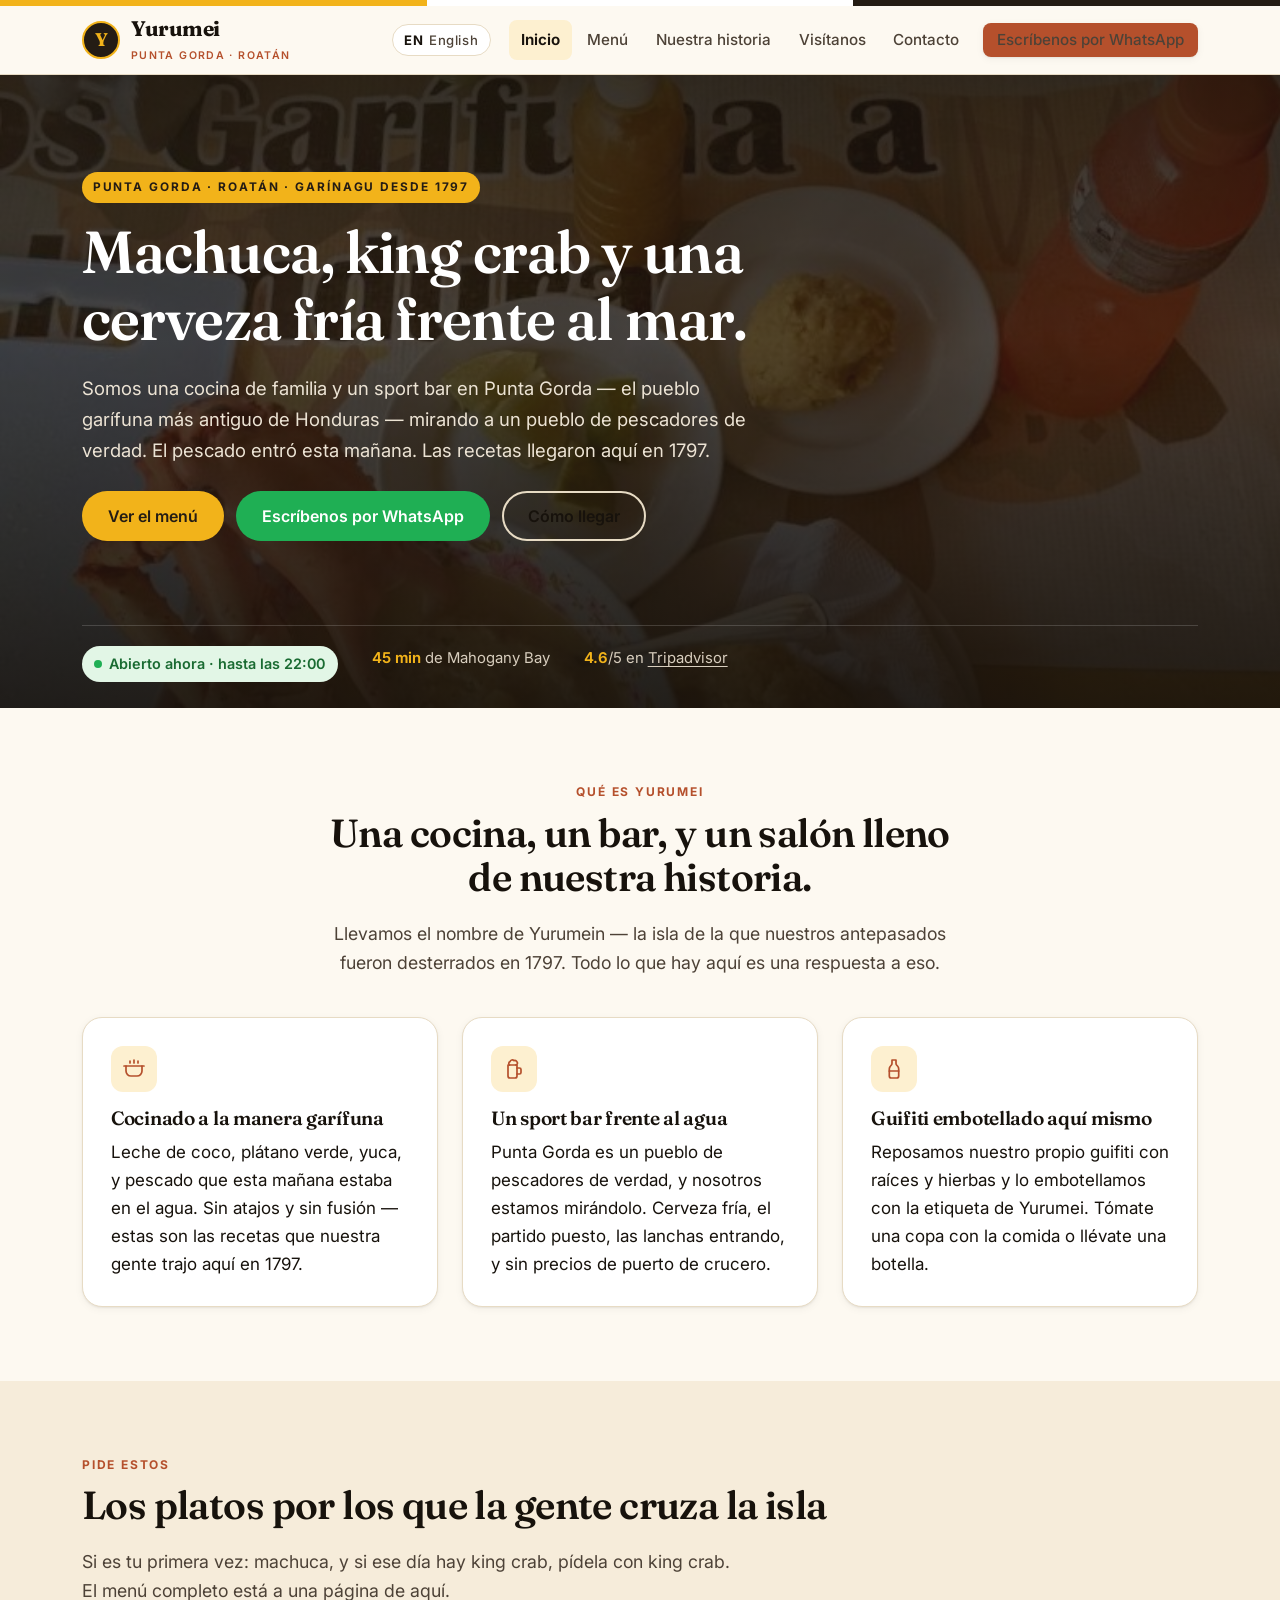
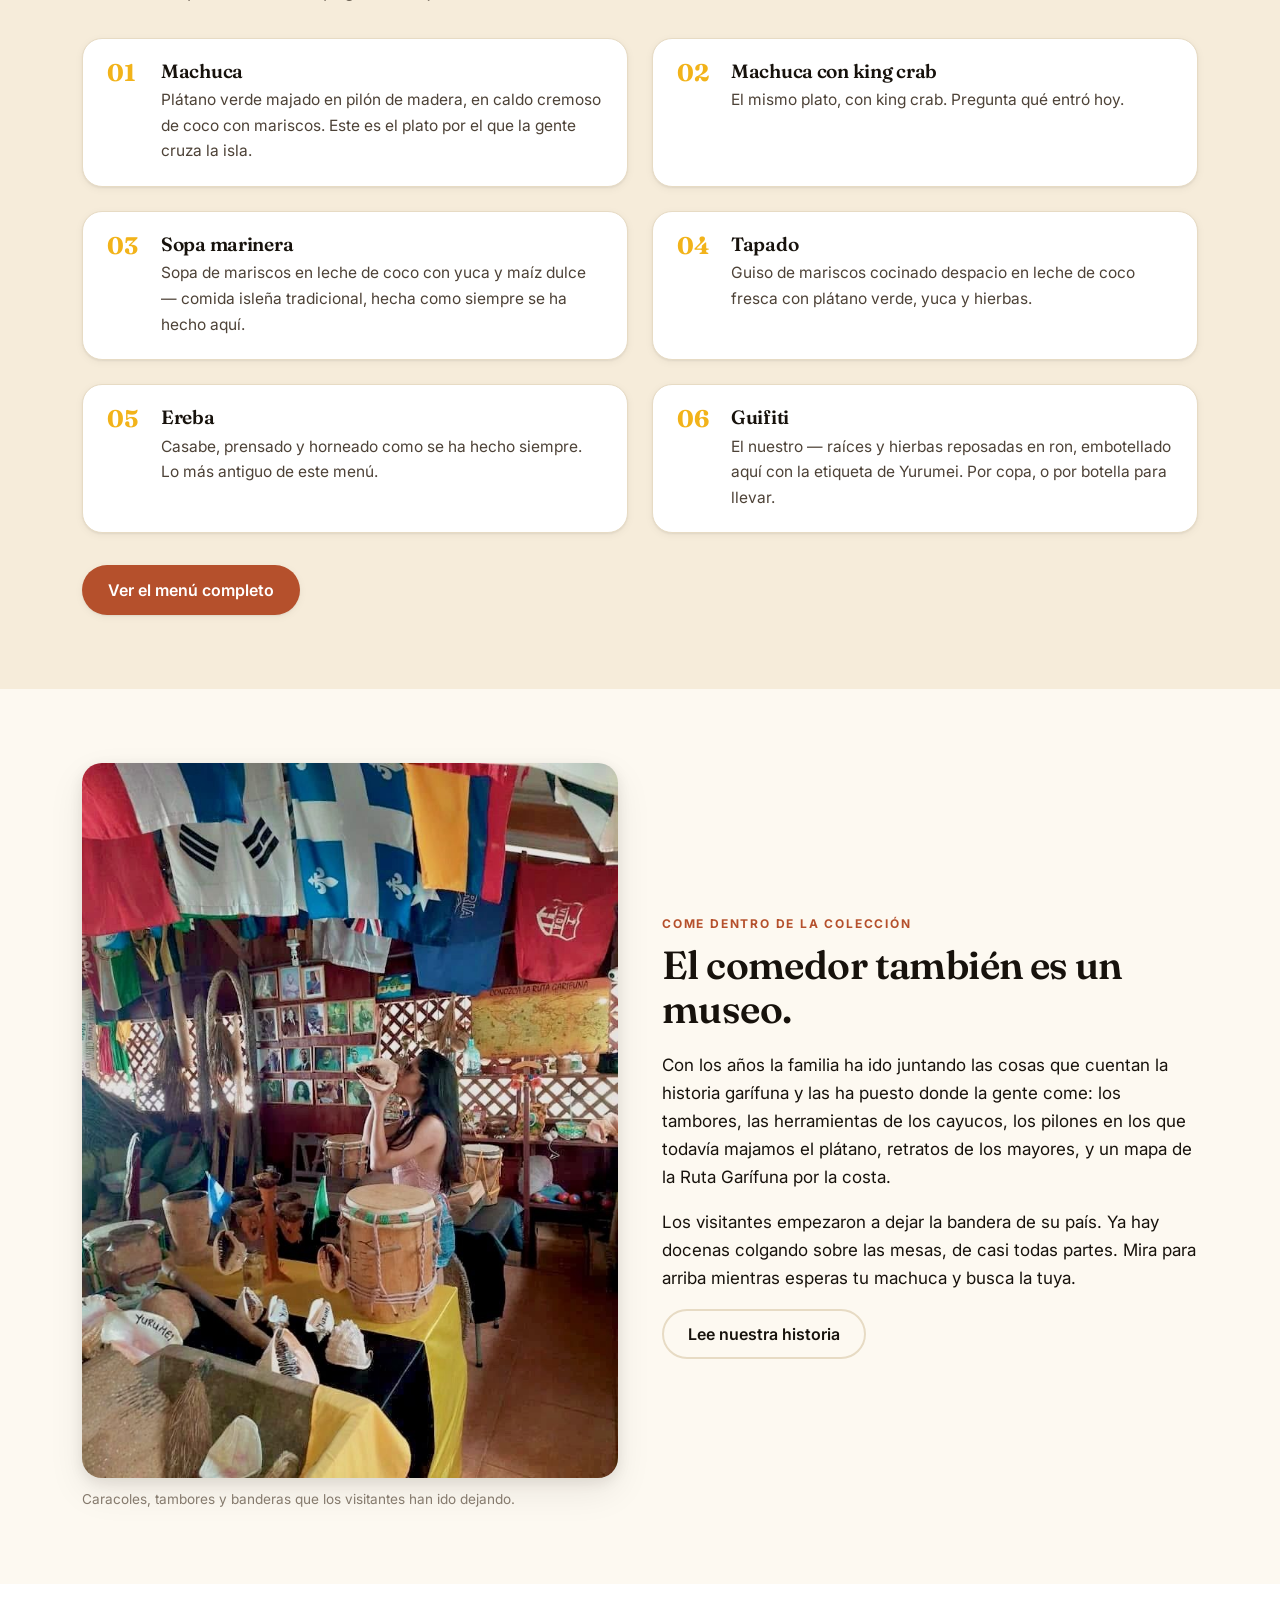
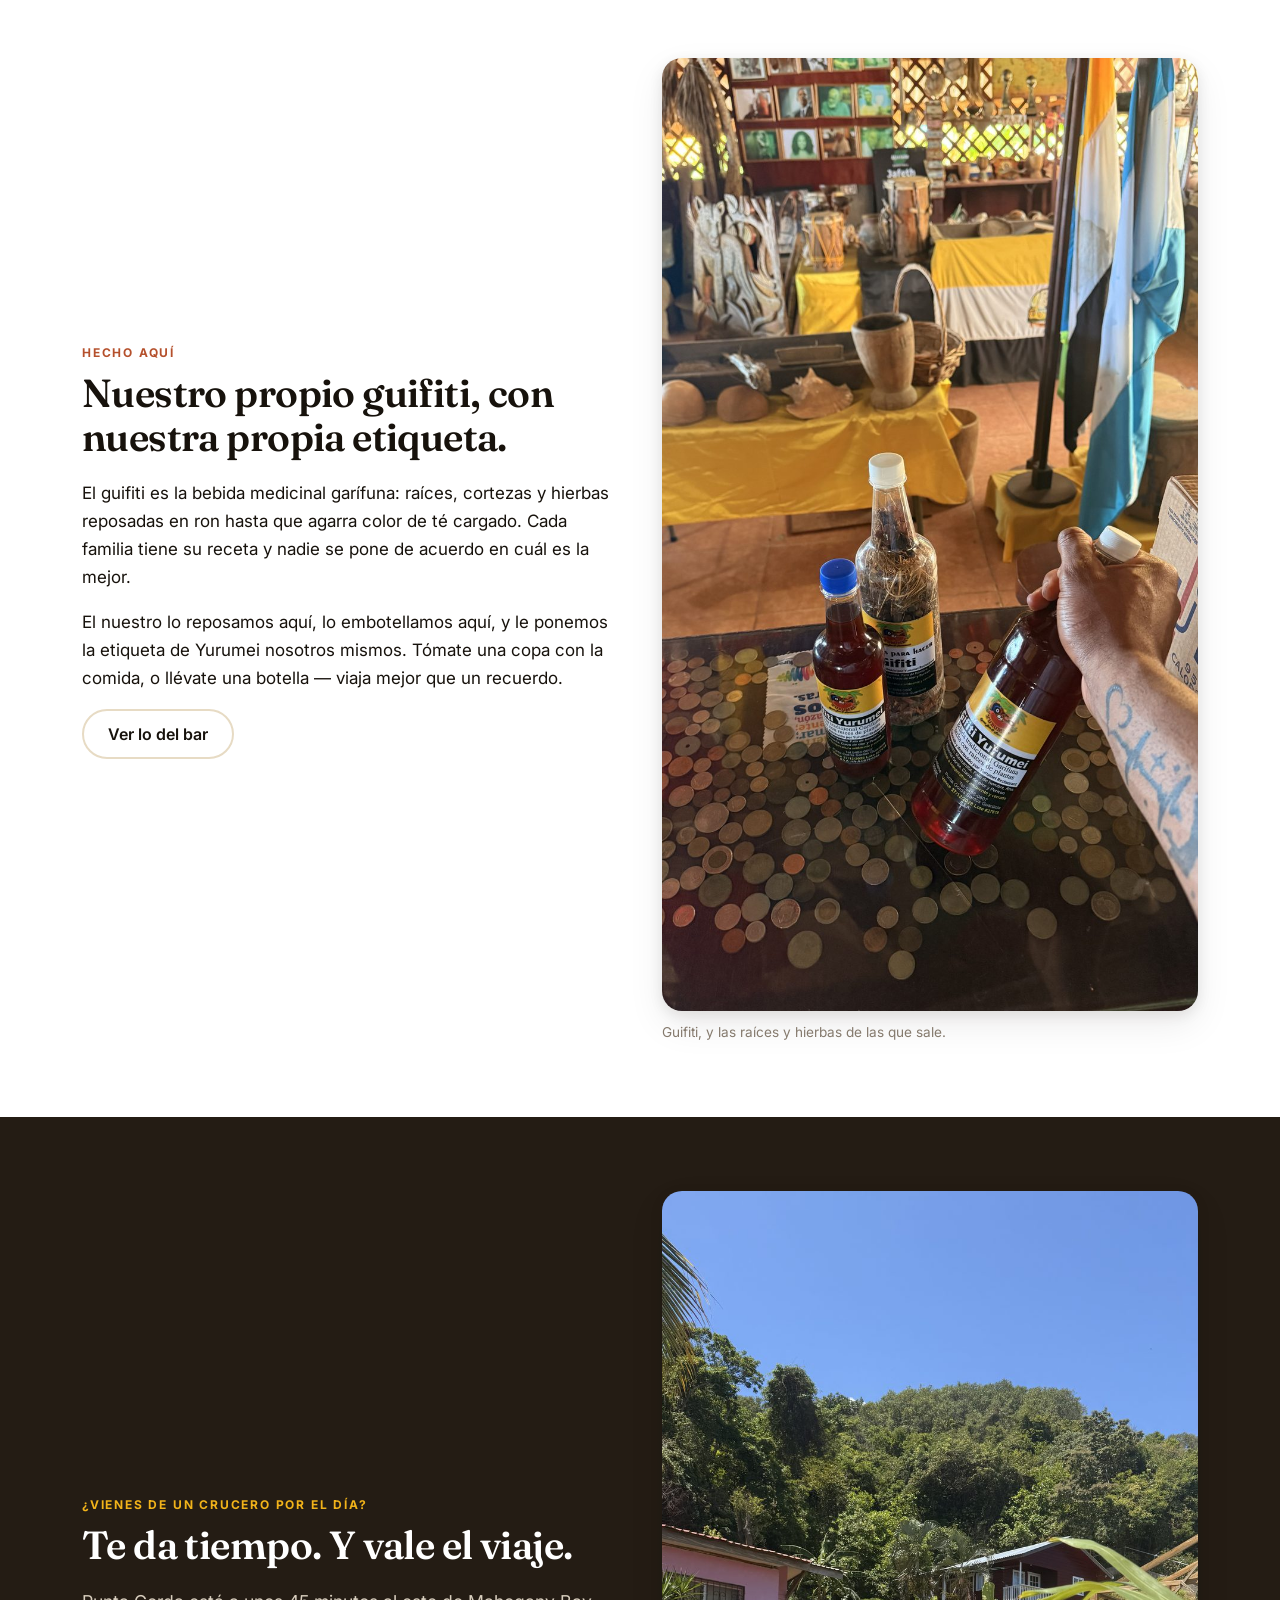
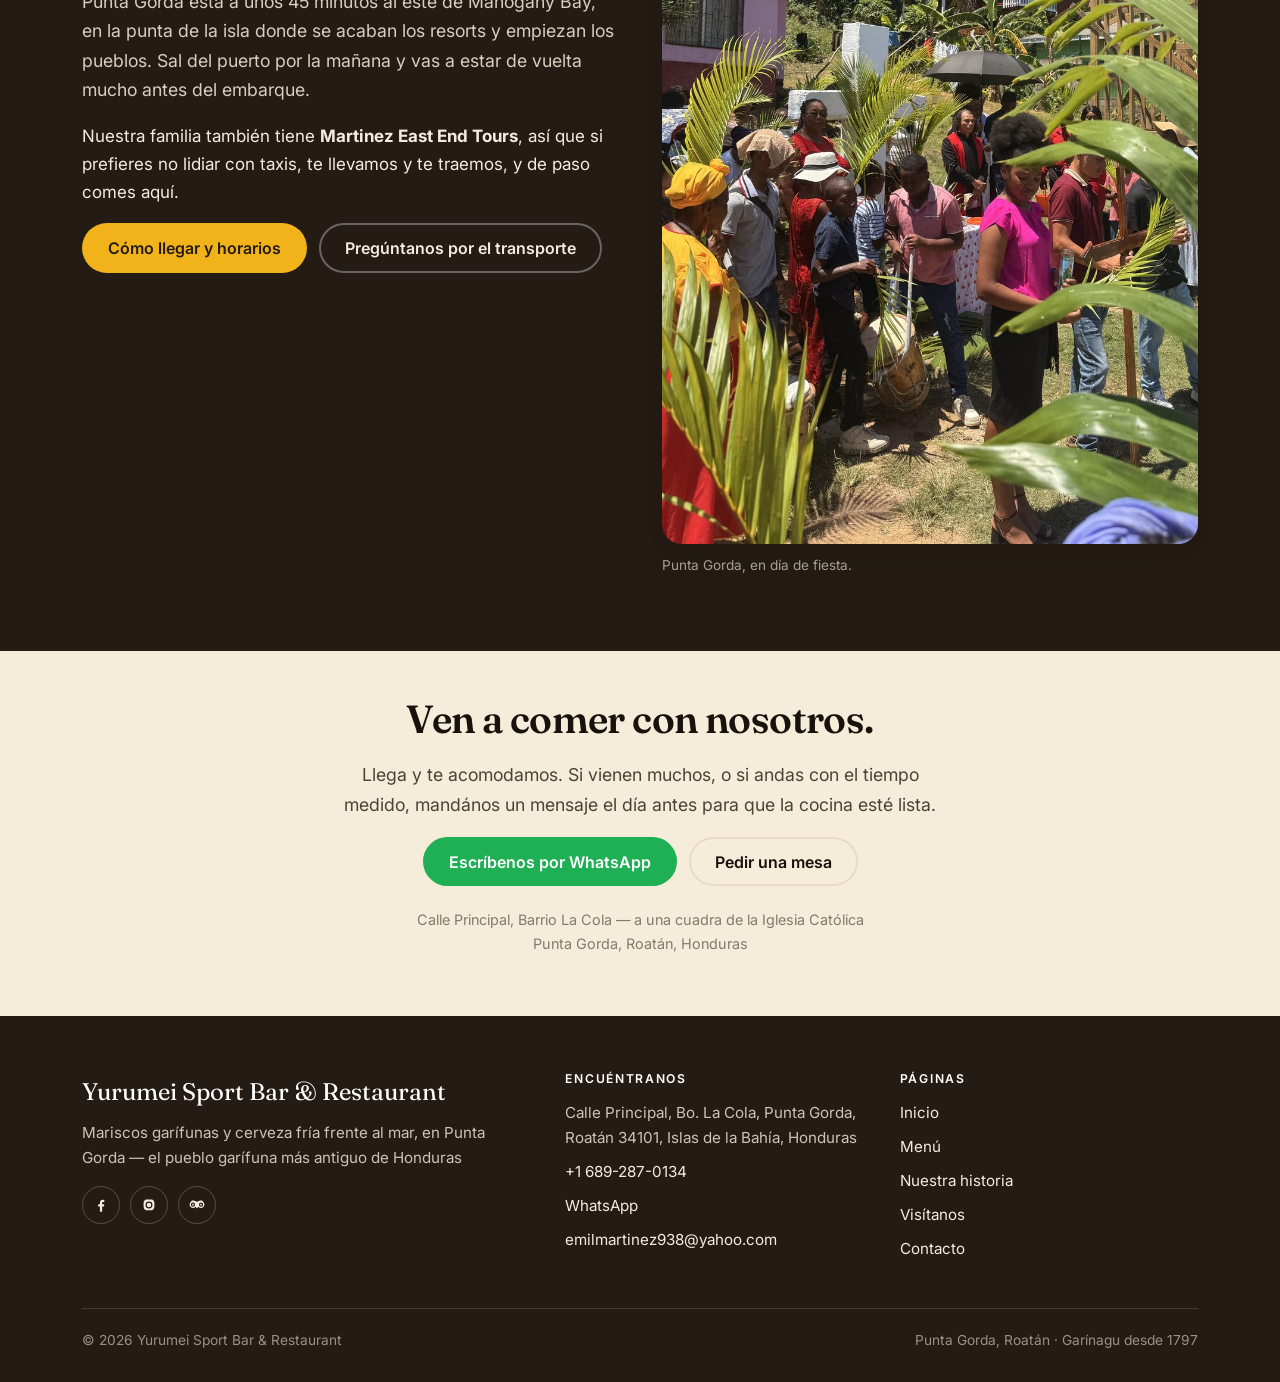
<file: index.html>
<!DOCTYPE html>
<html lang="es">
<head>
<meta charset="utf-8">
<meta name="viewport" content="width=device-width, initial-scale=1">
<title>Yurumei Sport Bar &amp; Restaurant | Comida garífuna en Punta Gorda, Roatán</title>
<meta name="description" content="Mariscos garífunas y cerveza fría frente al mar en Punta Gorda, Roatán. Machuca con king crab, sopa marinera, tapado, ereba y nuestro propio guifiti — en el pueblo garífuna más antiguo de Honduras." data-en="Garífuna seafood and cold beer over the water in Punta Gorda, Roatán. Machuca with king crab, sopa marinera, tapado, ereba and our own bottled guifiti — in the oldest Garífuna village in Honduras.">
<meta name="theme-color" content="#241c14">
<meta property="og:type" content="restaurant">
<meta property="og:title" content="Yurumei Sport Bar &amp; Restaurant | Punta Gorda, Roatán">
<meta property="og:description" content="Machuca con king crab, sopa marinera y nuestro propio guifiti, cocinado a la manera garífuna en Punta Gorda.">
<meta property="og:image" content="assets/img/tapado-lobster.jpg">
<meta property="og:locale" content="es_HN">
<meta property="og:locale:alternate" content="en_US">
<link rel="icon" href="data:image/svg+xml,%3Csvg xmlns='http://www.w3.org/2000/svg' viewBox='0 0 40 40'%3E%3Ccircle cx='20' cy='20' r='19' fill='%23241c14'/%3E%3Cpath d='M8 13h24M8 20h24M8 27h24' stroke='%23f2b31a' stroke-width='4.5' stroke-linecap='round'/%3E%3C/svg%3E">
<link rel="preconnect" href="https://fonts.googleapis.com">
<link rel="preconnect" href="https://fonts.gstatic.com" crossorigin>
<link rel="stylesheet" href="https://fonts.googleapis.com/css2?family=Fraunces:opsz,wght@9..144,500;9..144,600;9..144,700&family=Inter:wght@400;500;600;700&display=swap">
<link rel="stylesheet" href="assets/css/site.css">
</head>
<body data-schema data-title-en="Yurumei Sport Bar &amp; Restaurant | Garífuna seafood in Punta Gorda, Roatán">
<a class="skip" href="#main" data-en="Skip to content">Saltar al contenido</a>
<div data-render="header"></div>

<main id="main">

  <!-- ================= PORTADA ================= -->
  <section class="hero">
    <div class="hero__media">
      <img src="assets/img/tapado-lobster.jpg" alt="Un plato de mariscos garífunas en caldo de coco con langosta, machuca y limón sobre una mesa amarilla">
    </div>
    <div class="wrap">
      <div class="hero__in">
        <span class="hero__kicker" data-en="Punta Gorda &middot; Roatán &middot; Garinagu since 1797">Punta Gorda &middot; Roat&aacute;n &middot; Gar&iacute;nagu desde 1797</span>
        <h1 data-en="Machuca, king crab, and a cold beer over the water.">Machuca, king crab y una cerveza fr&iacute;a frente al mar.</h1>
        <p data-en="We are a family kitchen and a sports bar in Punta Gorda — the oldest Garífuna settlement in Honduras — looking out over a working fishing village. The fish came in this morning. The recipes came here in 1797.">Somos una cocina de familia y un sport bar en Punta Gorda &mdash; el pueblo gar&iacute;funa m&aacute;s antiguo de Honduras &mdash; mirando a un pueblo de pescadores de verdad. El pescado entr&oacute; esta ma&ntilde;ana. Las recetas llegaron aqu&iacute; en 1797.</p>
        <div class="btn-row">
          <a class="btn btn--sun" href="menu.html" data-en="See the menu">Ver el men&uacute;</a>
          <a class="btn btn--wa" data-wa="wa_hello" data-en="WhatsApp us">Escr&iacute;benos por WhatsApp</a>
          <a class="btn btn--ghost" href="visit.html" data-en="How to find us">C&oacute;mo llegar</a>
        </div>
      </div>
      <div class="hero__facts">
        <span data-render="open-now"></span>
        <span data-en="&lt;b&gt;45 min&lt;/b&gt; east of Mahogany Bay"><b>45 min</b> de Mahogany Bay</span>
        <span data-en="&lt;b&gt;4.6&lt;/b&gt;/5 on &lt;a data-ta target=&quot;_blank&quot; rel=&quot;noopener&quot; style=&quot;color:inherit&quot;&gt;Tripadvisor&lt;/a&gt;"><b data-site="rating">4.6</b>/5 en <a data-ta target="_blank" rel="noopener" style="color:inherit">Tripadvisor</a></span>
      </div>
    </div>
  </section>

  <!-- ================= QUÉ ES ESTE LUGAR ================= -->
  <section class="section">
    <div class="wrap">
      <div class="narrow center" style="margin-bottom:40px">
        <p class="eyebrow" data-en="What Yurumei is">Qu&eacute; es Yurumei</p>
        <h2 data-en="A kitchen, a bar, and a room full of our history.">Una cocina, un bar, y un sal&oacute;n lleno de nuestra historia.</h2>
        <p class="lede" data-en="We are named after Yurumein — the island our ancestors were exiled from in 1797. Everything here is an answer to that.">Llevamos el nombre de Yurumein &mdash; la isla de la que nuestros antepasados fueron desterrados en 1797. Todo lo que hay aqu&iacute; es una respuesta a eso.</p>
      </div>
      <div class="grid grid--3" data-render="pillars"></div>
    </div>
  </section>

  <!-- ================= PLATOS DE LA CASA ================= -->
  <section class="section section--cream">
    <div class="wrap">
      <p class="eyebrow" data-en="Order these">Pide estos</p>
      <h2 data-en="The plates people drive across the island for">Los platos por los que la gente cruza la isla</h2>
      <p class="lede narrow" style="margin-inline:0;margin-bottom:32px" data-en="If it is your first time: machuca, and if there is king crab that day, have it with king crab. The full menu is one page away.">Si es tu primera vez: machuca, y si ese d&iacute;a hay king crab, p&iacute;dela con king crab. El men&uacute; completo est&aacute; a una p&aacute;gina de aqu&iacute;.</p>
      <div class="grid grid--2" data-render="signatures"></div>
      <div class="btn-row" style="margin-top:32px">
        <a class="btn btn--primary" href="menu.html" data-en="See the full menu">Ver el men&uacute; completo</a>
      </div>
    </div>
  </section>

  <!-- ================= LA COLECCIÓN ================= -->
  <section class="section">
    <div class="wrap split">
      <figure class="split__media" style="margin:0">
        <img src="assets/img/museum-drums.jpg" alt="Por dentro de Yurumei: tambores garífunas, caracoles tallados con el nombre del restaurante, fotos de familia y banderas">
        <figcaption data-en="Conch shells, drums, and flags guests have left behind.">Caracoles, tambores y banderas que los visitantes han ido dejando.</figcaption>
      </figure>
      <div>
        <p class="eyebrow" data-en="Eat inside the collection">Come dentro de la colecci&oacute;n</p>
        <h2 data-en="The dining room is also a museum.">El comedor tambi&eacute;n es un museo.</h2>
        <p data-en="Over the years the family has gathered the things that tell the Garífuna story and put them where people eat: the drums, the dugout tools, the mortars we still mash plantain in, photographs of the elders, and a map of the Ruta Garífuna along the coast.">Con los a&ntilde;os la familia ha ido juntando las cosas que cuentan la historia gar&iacute;funa y las ha puesto donde la gente come: los tambores, las herramientas de los cayucos, los pilones en los que todav&iacute;a majamos el pl&aacute;tano, retratos de los mayores, y un mapa de la Ruta Gar&iacute;funa por la costa.</p>
        <p data-en="Guests started leaving their national flags behind. There are dozens now, hanging over the tables from just about everywhere. Look up while you wait for your machuca and find your own.">Los visitantes empezaron a dejar la bandera de su pa&iacute;s. Ya hay docenas colgando sobre las mesas, de casi todas partes. Mira para arriba mientras esperas tu machuca y busca la tuya.</p>
        <a class="btn btn--ghost" href="about.html" data-en="Read our story">Lee nuestra historia</a>
      </div>
    </div>
  </section>

  <!-- ================= GUIFITI ================= -->
  <section class="section section--white">
    <div class="wrap split split--flip">
      <figure class="split__media" style="margin:0">
        <img src="assets/img/guifiti-bottles.jpg" alt="Botellas de guifiti con la etiqueta de Yurumei, junto a un frasco con las raíces y hierbas con que se hace">
        <figcaption data-en="Guifiti, and the roots and herbs it starts as.">Guifiti, y las ra&iacute;ces y hierbas de las que sale.</figcaption>
      </figure>
      <div>
        <p class="eyebrow" data-en="Made here">Hecho aqu&iacute;</p>
        <h2 data-en="Our own guifiti, under our own label.">Nuestro propio guifiti, con nuestra propia etiqueta.</h2>
        <p data-en="Guifiti is the Garífuna medicine drink: roots, bark and herbs steeped in rum until it turns the colour of strong tea. Every family has its own recipe and nobody agrees on whose is best.">El guifiti es la bebida medicinal gar&iacute;funa: ra&iacute;ces, cortezas y hierbas reposadas en ron hasta que agarra color de t&eacute; cargado. Cada familia tiene su receta y nadie se pone de acuerdo en cu&aacute;l es la mejor.</p>
        <p data-en="We steep ours here, bottle it here, and put the Yurumei label on it ourselves. Have a glass with your meal, or take a bottle home — it travels better than a souvenir.">El nuestro lo reposamos aqu&iacute;, lo embotellamos aqu&iacute;, y le ponemos la etiqueta de Yurumei nosotros mismos. T&oacute;mate una copa con la comida, o ll&eacute;vate una botella &mdash; viaja mejor que un recuerdo.</p>
        <a class="btn btn--ghost" href="menu.html#bar" data-en="See the bar list">Ver lo del bar</a>
      </div>
    </div>
  </section>

  <!-- ================= DESDE EL PUERTO ================= -->
  <section class="section section--char">
    <div class="wrap">
      <div class="split">
        <div>
          <p class="eyebrow" data-en="Off a ship for the day?">&iquest;Vienes de un crucero por el d&iacute;a?</p>
          <h2 data-en="You have time. It is worth the drive.">Te da tiempo. Y vale el viaje.</h2>
          <p class="lede" data-en="Punta Gorda is about 45 minutes east of Mahogany Bay, at the end of the island where the resorts stop and the villages start. Leave the port in the morning and you will be back long before all&nbsp;aboard.">Punta Gorda est&aacute; a unos 45 minutos al este de Mahogany Bay, en la punta de la isla donde se acaban los resorts y empiezan los pueblos. Sal del puerto por la ma&ntilde;ana y vas a estar de vuelta mucho antes del embarque.</p>
          <p data-en="Our family also runs &lt;strong&gt;Martinez East End Tours&lt;/strong&gt;, so if you would rather not deal with taxis, we can drive you both ways and bring you here for lunch.">Nuestra familia tambi&eacute;n tiene <strong>Martinez East End Tours</strong>, as&iacute; que si prefieres no lidiar con taxis, te llevamos y te traemos, y de paso comes aqu&iacute;.</p>
          <div class="btn-row">
            <a class="btn btn--sun" href="visit.html" data-en="Directions and hours">C&oacute;mo llegar y horarios</a>
            <a class="btn btn--ghost" data-wa="¡Hola! Venimos de un crucero y queremos comer en Yurumei. ¿Nos pueden ayudar con el transporte?" data-en="Ask us about the drive">Preg&uacute;ntanos por el transporte</a>
          </div>
        </div>
        <figure class="split__media" style="margin:0">
          <img src="assets/img/punta-gorda.jpg" alt="El pueblo de Punta Gorda en día de fiesta, con tambores y hojas de palma">
          <figcaption style="color:#a89e91" data-en="Punta Gorda, on a feast day.">Punta Gorda, en d&iacute;a de fiesta.</figcaption>
        </figure>
      </div>
    </div>
  </section>

  <!-- ================= CIERRE ================= -->
  <section class="section section--tight section--cream">
    <div class="wrap center narrow">
      <h2 data-en="Come and eat with us.">Ven a comer con nosotros.</h2>
      <p class="lede" data-en="Walk in and we will find you a table. For a group, or if you are on a schedule, send a message the day before so the kitchen is ready.">Llega y te acomodamos. Si vienen muchos, o si andas con el tiempo medido, mand&aacute;nos un mensaje el d&iacute;a antes para que la cocina est&eacute; lista.</p>
      <div class="btn-row btn-row--center">
        <a class="btn btn--wa" data-wa="form_greeting" data-en="Message us on WhatsApp">Escr&iacute;benos por WhatsApp</a>
        <a class="btn btn--ghost" href="contact.html" data-en="Request a table">Pedir una mesa</a>
      </div>
      <p class="small" style="margin-top:22px"><span data-site="street"></span><br><span data-site="village"></span>, Roat&aacute;n, Honduras</p>
    </div>
  </section>

</main>

<div data-render="footer"></div>
<script src="assets/js/data.js"></script>
<script src="assets/js/app.js"></script>
</body>
</html>
</file>
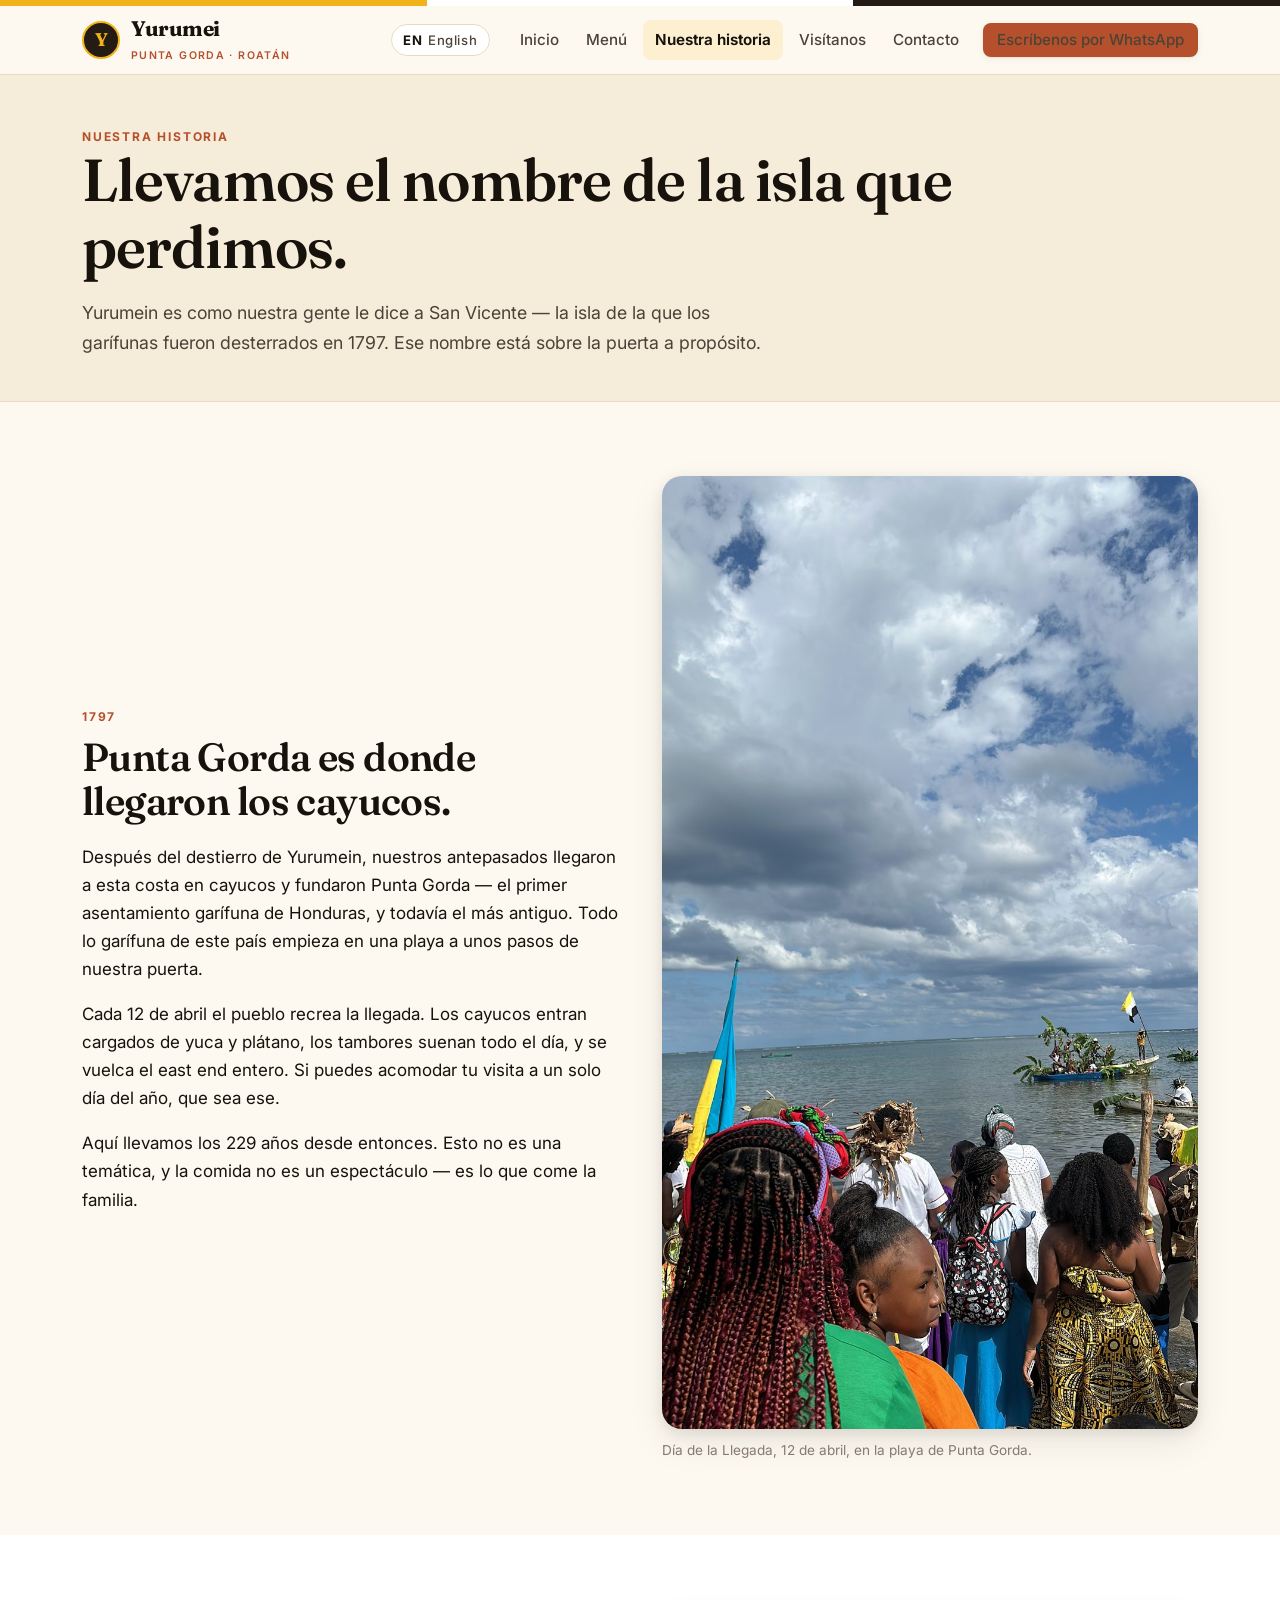
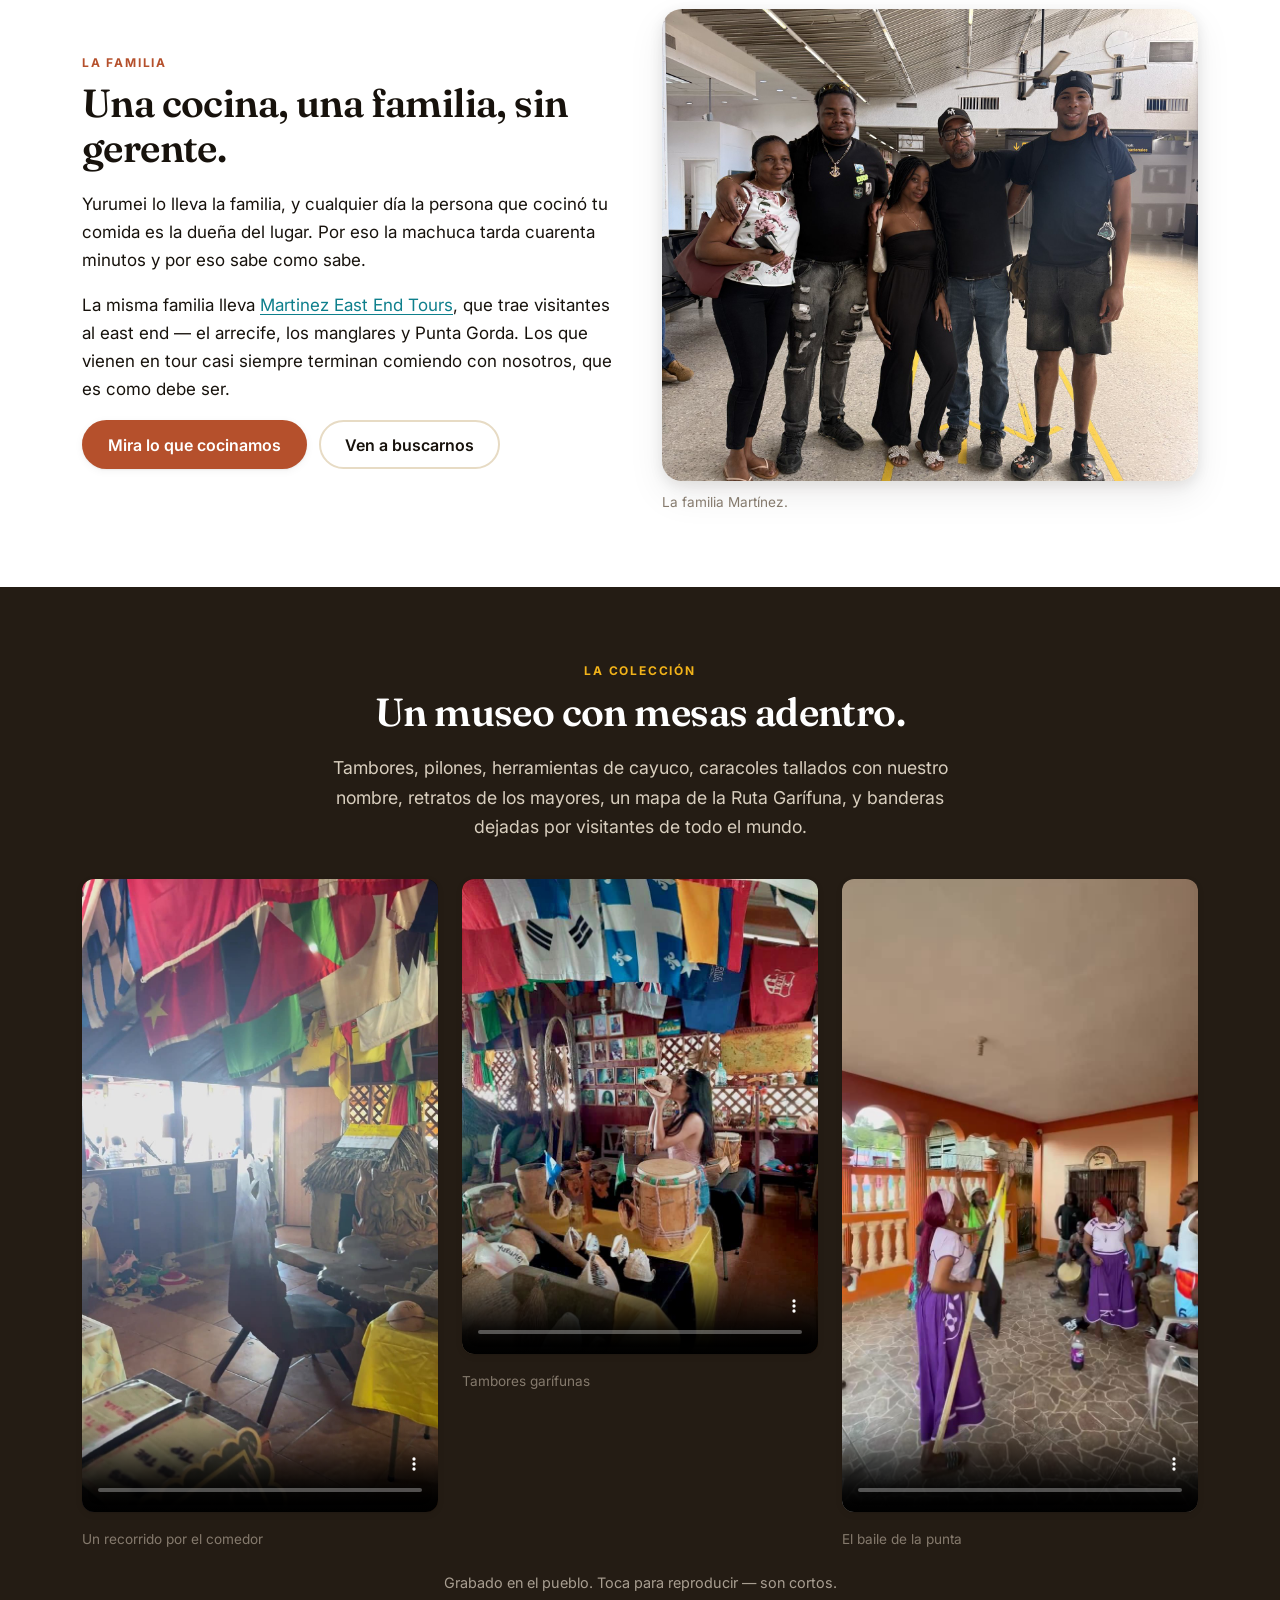
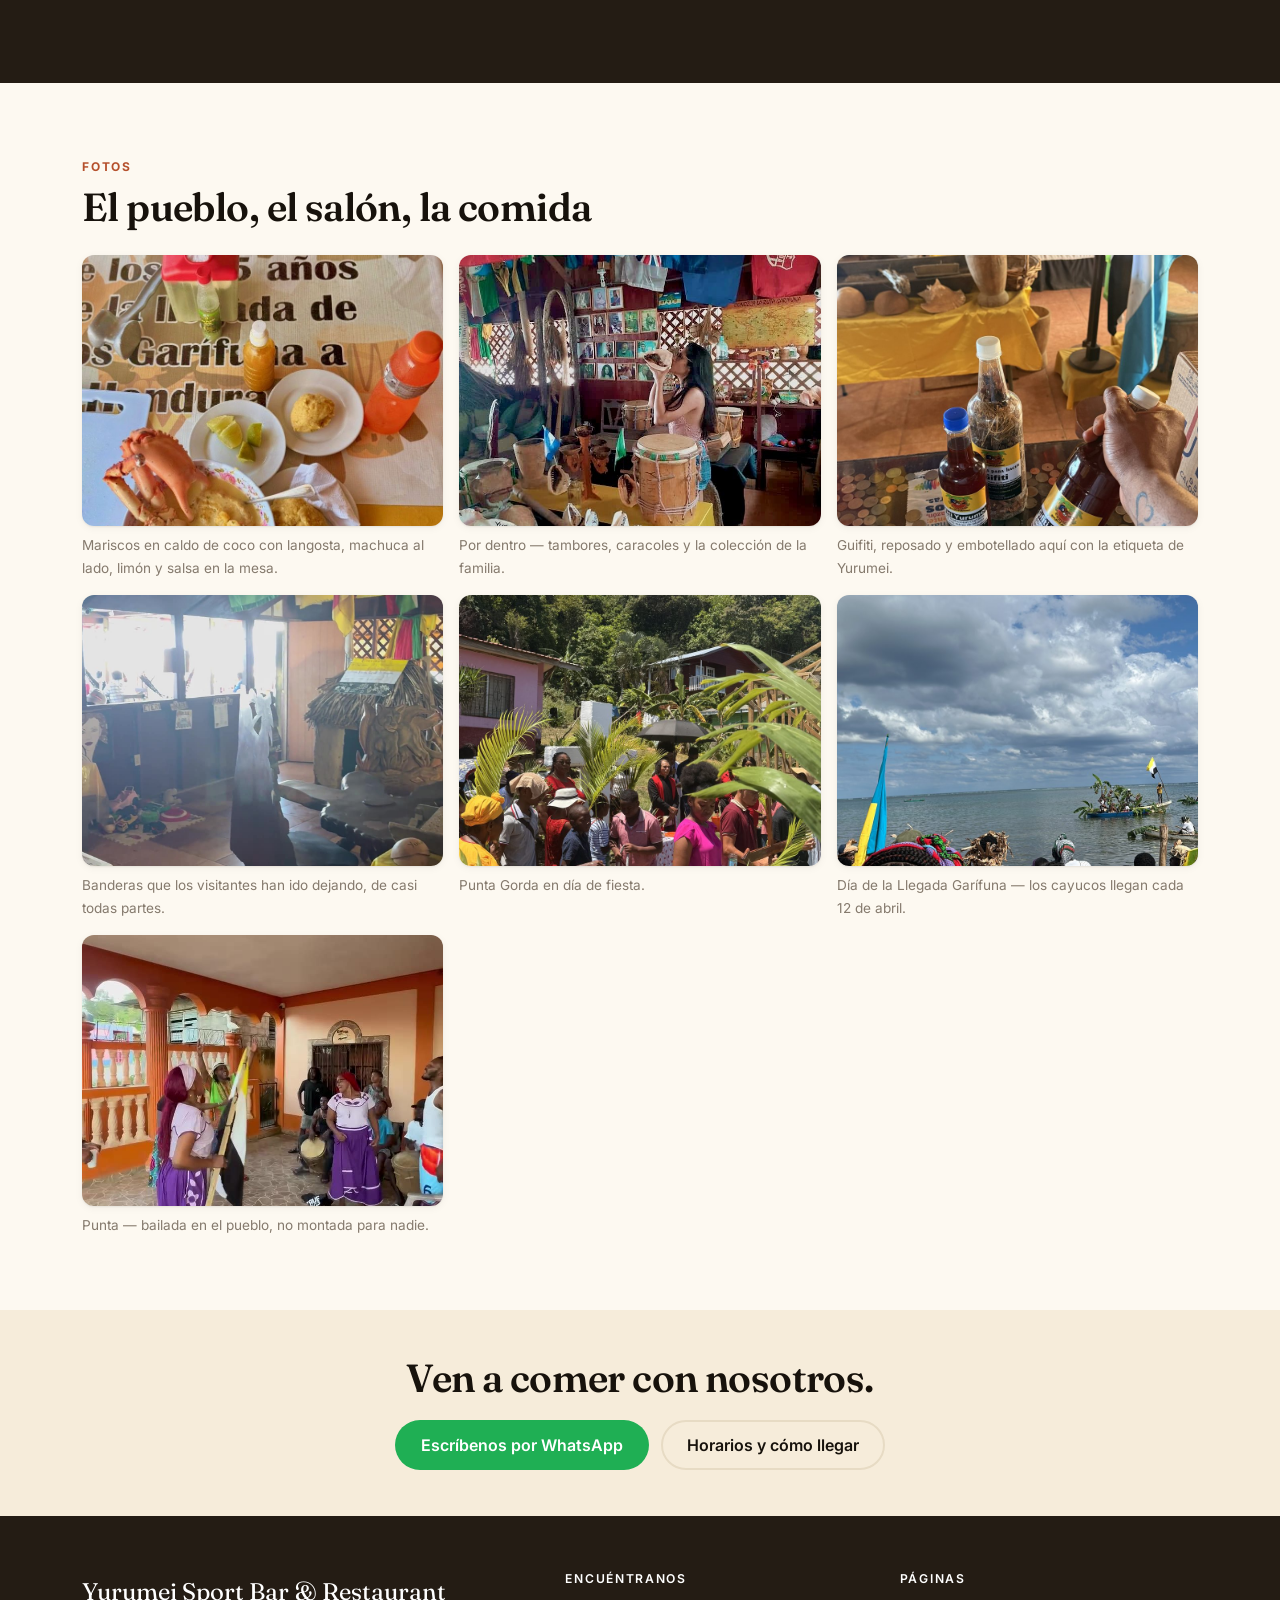
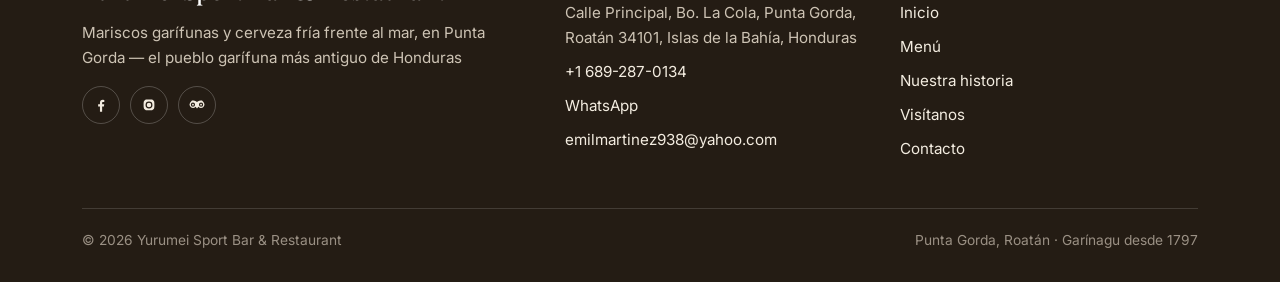
<file: about.html>
<!DOCTYPE html>
<html lang="es">
<head>
<meta charset="utf-8">
<meta name="viewport" content="width=device-width, initial-scale=1">
<title>Nuestra historia | Yurumei Sport Bar &amp; Restaurant, Punta Gorda</title>
<meta name="description" content="Yurumei lleva el nombre de Yurumein, la isla de la que los garífunas fueron desterrados en 1797. Una cocina de familia, un bar y una colección de historia garífuna en Punta Gorda, Roatán." data-en="Yurumei is named after Yurumein, the island the Garífuna were exiled from in 1797. A family kitchen, a bar and a collection of Garífuna history in Punta Gorda, Roatán.">
<meta name="theme-color" content="#241c14">
<meta property="og:type" content="website">
<meta property="og:title" content="Nuestra historia | Yurumei Sport Bar &amp; Restaurant, Punta Gorda">
<meta property="og:description" content="Yurumei lleva el nombre de Yurumein, la isla de la que los garífunas fueron desterrados en 1797. Una cocina de familia, un bar y una colección de historia garífuna en Punta Gorda, Roatán.">
<meta property="og:image" content="assets/img/museum-drums.jpg">
<meta property="og:locale" content="es_HN">
<meta property="og:locale:alternate" content="en_US">
<link rel="icon" href="data:image/svg+xml,%3Csvg xmlns='http://www.w3.org/2000/svg' viewBox='0 0 40 40'%3E%3Ccircle cx='20' cy='20' r='19' fill='%23241c14'/%3E%3Cpath d='M8 13h24M8 20h24M8 27h24' stroke='%23f2b31a' stroke-width='4.5' stroke-linecap='round'/%3E%3C/svg%3E">
<link rel="preconnect" href="https://fonts.googleapis.com">
<link rel="preconnect" href="https://fonts.gstatic.com" crossorigin>
<link rel="stylesheet" href="https://fonts.googleapis.com/css2?family=Fraunces:opsz,wght@9..144,500;9..144,600;9..144,700&family=Inter:wght@400;500;600;700&display=swap">
<link rel="stylesheet" href="assets/css/site.css">
</head>
<body data-title-en="Our story | Yurumei Sport Bar &amp; Restaurant, Punta Gorda">
<a class="skip" href="#main" data-en="Skip to content">Saltar al contenido</a>
<div data-render="header"></div>
<main id="main">
  <section class="page-head">
    <div class="wrap">
      <p class="eyebrow" data-en="Our story">Nuestra historia</p>
      <h1 data-en="Named after the island we lost.">Llevamos el nombre de la isla que perdimos.</h1>
      <p class="lede" data-en="Yurumein is what our people call St. Vincent — the island the Garífuna were exiled from in 1797. We put that name over the door on purpose.">Yurumein es como nuestra gente le dice a San Vicente &mdash; la isla de la que los gar&iacute;funas fueron desterrados en 1797. Ese nombre est&aacute; sobre la puerta a prop&oacute;sito.</p>
    </div>
  </section>

  <section class="section">
    <div class="wrap split">
      <div>
        <p class="eyebrow">1797</p>
        <h2 data-en="Punta Gorda is where the canoes landed.">Punta Gorda es donde llegaron los cayucos.</h2>
        <p data-en="After the exile from Yurumein, our ancestors came ashore on this coast in dugout canoes and founded Punta Gorda — the first Garífuna settlement in Honduras, and still the oldest. Everything Garífuna in this country starts on the beach a short walk from our door.">Despu&eacute;s del destierro de Yurumein, nuestros antepasados llegaron a esta costa en cayucos y fundaron Punta Gorda &mdash; el primer asentamiento gar&iacute;funa de Honduras, y todav&iacute;a el m&aacute;s antiguo. Todo lo gar&iacute;funa de este pa&iacute;s empieza en una playa a unos pasos de nuestra puerta.</p>
        <p data-en="Every 12th of April the village re-enacts the landing. The canoes come in loaded with cassava and plantain, the drums go all day, and the whole east end turns out. If you can plan your visit around one day of the year, plan it around that one.">Cada 12 de abril el pueblo recrea la llegada. Los cayucos entran cargados de yuca y pl&aacute;tano, los tambores suenan todo el d&iacute;a, y se vuelca el east end entero. Si puedes acomodar tu visita a un solo d&iacute;a del a&ntilde;o, que sea ese.</p>
        <p data-en="We have been here the 229 years since. This is not a theme, and the food is not a performance — it is what the family eats.">Aqu&iacute; llevamos los 229 a&ntilde;os desde entonces. Esto no es una tem&aacute;tica, y la comida no es un espect&aacute;culo &mdash; es lo que come la familia.</p>
      </div>
      <figure class="split__media" style="margin:0">
        <img src="assets/img/arrival-day.jpg" alt="Día de la Llegada Garífuna en Punta Gorda: cayucos cargados de plátano llegando a la orilla, banderas en la playa">
        <figcaption data-en="Arrival Day, the 12th of April, on the beach at Punta Gorda.">D&iacute;a de la Llegada, 12 de abril, en la playa de Punta Gorda.</figcaption>
      </figure>
    </div>
  </section>

  <section class="section section--white">
    <div class="wrap split split--flip">
      <figure class="split__media" style="margin:0">
        <img src="assets/img/family.jpg" alt="La familia Martínez reunida en el aeropuerto de Roatán">
        <figcaption data-en="The Martinez family.">La familia Mart&iacute;nez.</figcaption>
      </figure>
      <div>
        <p class="eyebrow" data-en="The family">La familia</p>
        <h2 data-en="One kitchen, one family, no manager.">Una cocina, una familia, sin gerente.</h2>
        <p data-en="Yurumei is family-run, and on any given day the person who cooked your food is the person who owns the place. That is why the machuca takes forty minutes and why it tastes like it does.">Yurumei lo lleva la familia, y cualquier d&iacute;a la persona que cocin&oacute; tu comida es la due&ntilde;a del lugar. Por eso la machuca tarda cuarenta minutos y por eso sabe como sabe.</p>
        <p data-en="The same family runs &lt;a href=&quot;https://martinezeastendtours.com&quot; target=&quot;_blank&quot; rel=&quot;noopener&quot;&gt;Martinez East End Tours&lt;/a&gt;, which brings visitors across the island to the east end — the reef, the mangroves, and Punta Gorda. Guests who come out here on a tour usually end up eating with us, which is how it should be.">La misma familia lleva <a href="https://martinezeastendtours.com" target="_blank" rel="noopener">Martinez East End Tours</a>, que trae visitantes al east end &mdash; el arrecife, los manglares y Punta Gorda. Los que vienen en tour casi siempre terminan comiendo con nosotros, que es como debe ser.</p>
        <div class="btn-row">
          <a class="btn btn--primary" href="menu.html" data-en="See what we cook">Mira lo que cocinamos</a>
          <a class="btn btn--ghost" href="visit.html" data-en="Come and find us">Ven a buscarnos</a>
        </div>
      </div>
    </div>
  </section>

  <section class="section section--char">
    <div class="wrap">
      <div class="narrow center" style="margin-bottom:38px">
        <p class="eyebrow" data-en="The collection">La colecci&oacute;n</p>
        <h2 data-en="A museum with tables in it.">Un museo con mesas adentro.</h2>
        <p class="lede" data-en="Drums, mortars, dugout tools, conch shells carved with our name, photographs of the elders, a map of the Ruta Garífuna, and flags left behind by guests from all over the world.">Tambores, pilones, herramientas de cayuco, caracoles tallados con nuestro nombre, retratos de los mayores, un mapa de la Ruta Gar&iacute;funa, y banderas dejadas por visitantes de todo el mundo.</p>
      </div>
      <div class="grid grid--3" data-render="videos"></div>
      <p class="small center" style="margin-top:20px;color:#a89e91" data-en="Filmed in the village. Tap to play — they are short.">Grabado en el pueblo. Toca para reproducir &mdash; son cortos.</p>
    </div>
  </section>

  <section class="section">
    <div class="wrap">
      <p class="eyebrow" data-en="Photographs">Fotos</p>
      <h2 data-en="The village, the room, the food">El pueblo, el sal&oacute;n, la comida</h2>
      <div class="gal" style="margin-top:26px" data-render="gallery"></div>
    </div>
  </section>

  <section class="section section--tight section--cream">
    <div class="wrap center narrow">
      <h2 data-en="Come and eat with us.">Ven a comer con nosotros.</h2>
      <div class="btn-row btn-row--center">
        <a class="btn btn--wa" data-wa="form_greeting" data-en="Message us on WhatsApp">Escr&iacute;benos por WhatsApp</a>
        <a class="btn btn--ghost" href="visit.html" data-en="Hours and directions">Horarios y c&oacute;mo llegar</a>
      </div>
    </div>
  </section>
</main>
<div data-render="footer"></div>
<script src="assets/js/data.js"></script>
<script src="assets/js/app.js"></script>
</body>
</html>
</file>
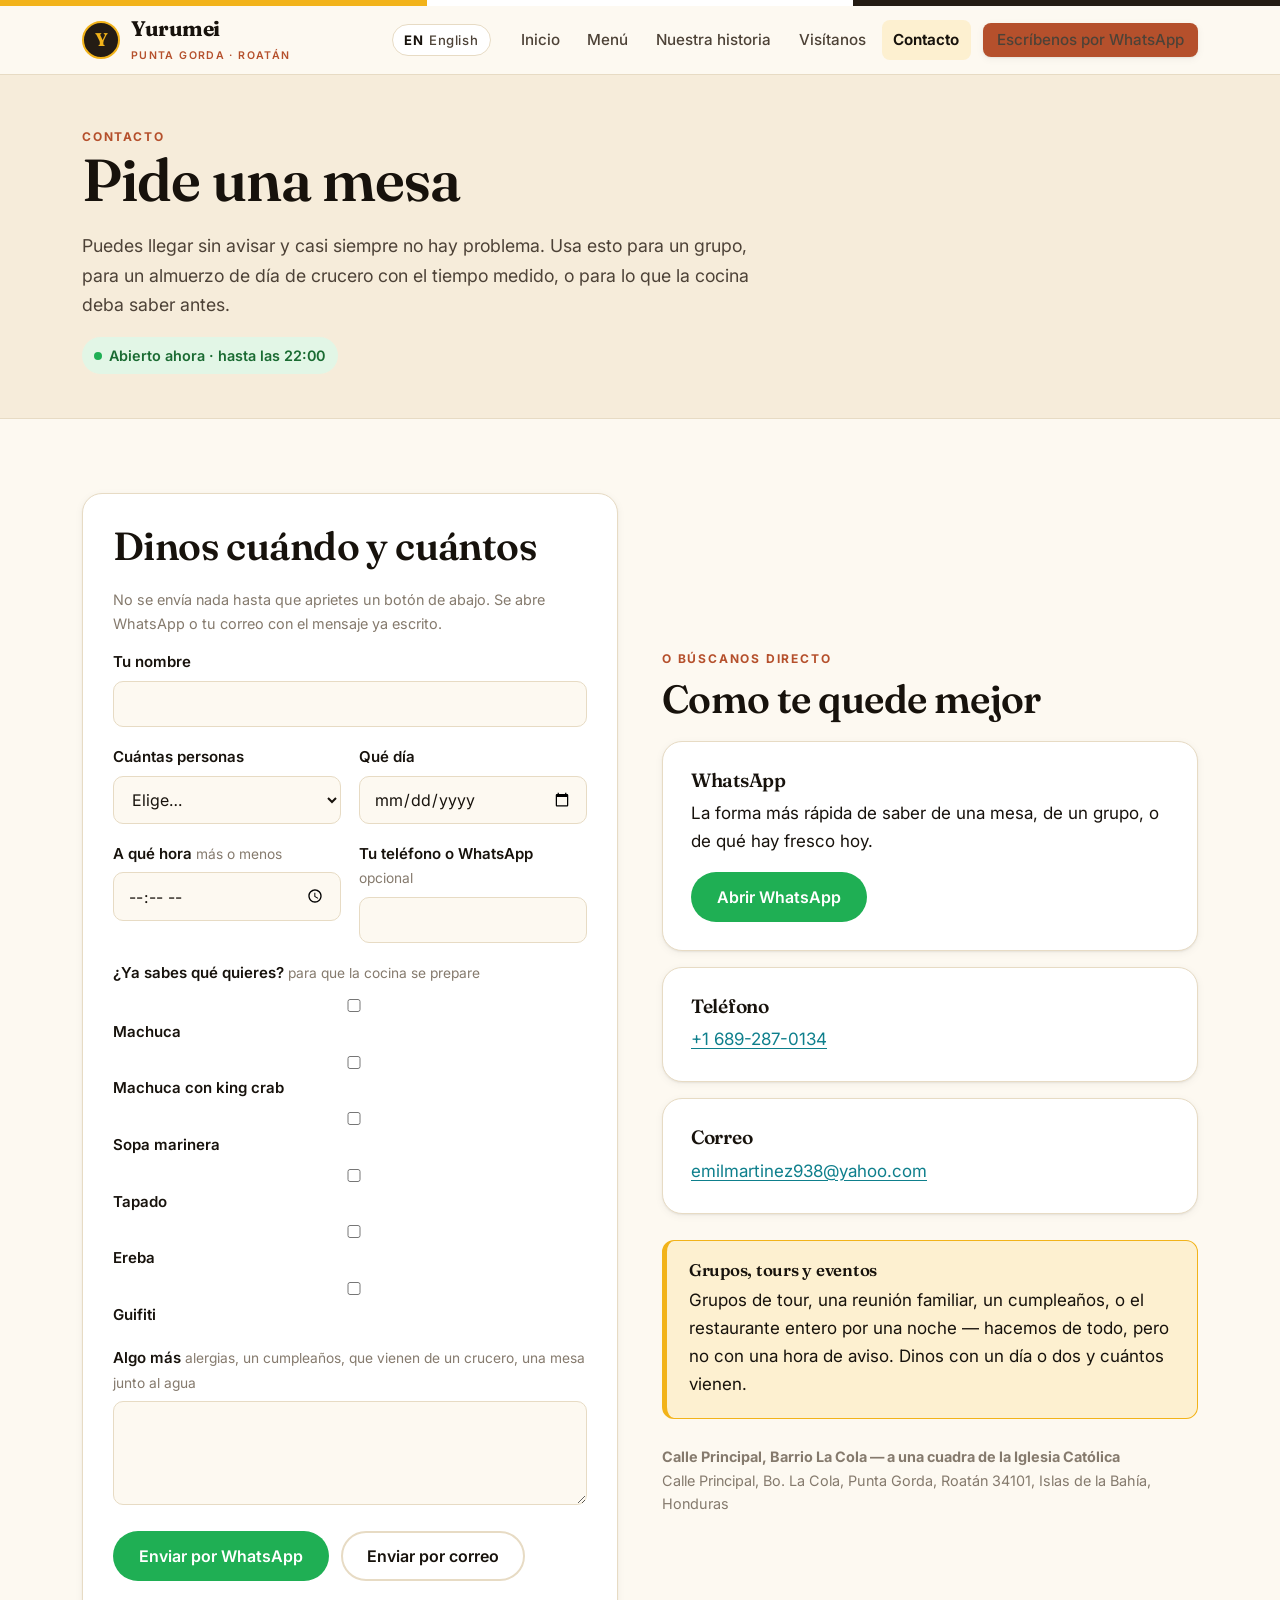
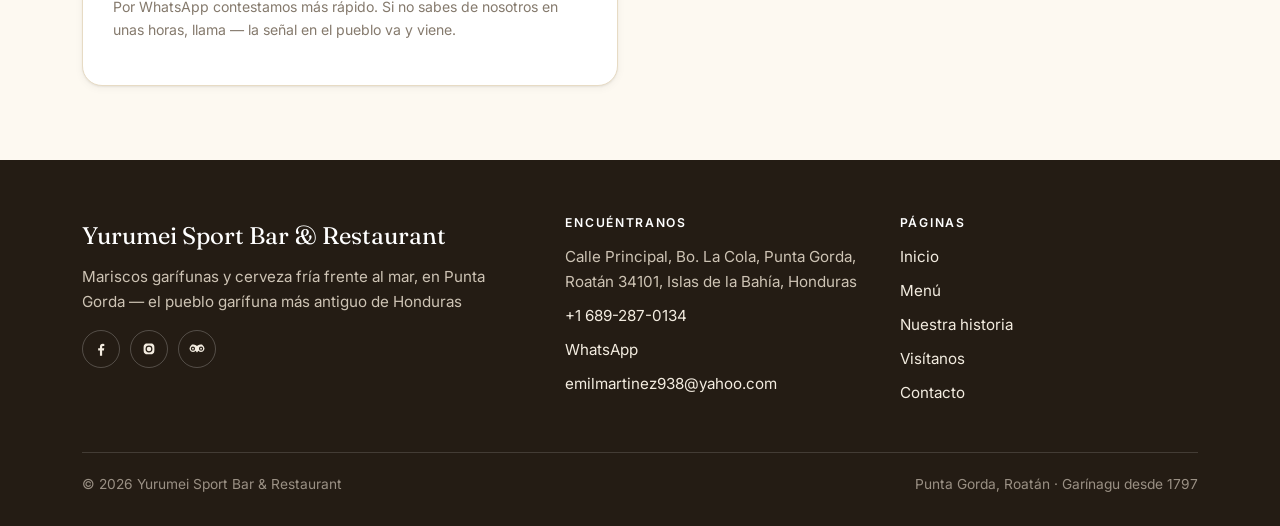
<file: contact.html>
<!DOCTYPE html>
<html lang="es">
<head>
<meta charset="utf-8">
<meta name="viewport" content="width=device-width, initial-scale=1">
<title>Contacto y reserva de mesas | Yurumei, Punta Gorda, Roatán</title>
<meta name="description" content="Pide una mesa en Yurumei Sport Bar &amp; Restaurant, en Punta Gorda, Roatán, por WhatsApp o correo. Grupos, almuerzos de día de crucero y el restaurante entero para eventos." data-en="Request a table at Yurumei Sport Bar &amp; Restaurant in Punta Gorda, Roatán, by WhatsApp or email. Groups, cruise-day lunches and the whole restaurant for events.">
<meta name="theme-color" content="#241c14">
<meta property="og:type" content="website">
<meta property="og:title" content="Contacto y reserva de mesas | Yurumei, Punta Gorda, Roatán">
<meta property="og:description" content="Pide una mesa en Yurumei Sport Bar &amp; Restaurant, en Punta Gorda, Roatán, por WhatsApp o correo. Grupos, almuerzos de día de crucero y el restaurante entero para eventos.">
<meta property="og:image" content="assets/img/guifiti-bottles.jpg">
<meta property="og:locale" content="es_HN">
<meta property="og:locale:alternate" content="en_US">
<link rel="icon" href="data:image/svg+xml,%3Csvg xmlns='http://www.w3.org/2000/svg' viewBox='0 0 40 40'%3E%3Ccircle cx='20' cy='20' r='19' fill='%23241c14'/%3E%3Cpath d='M8 13h24M8 20h24M8 27h24' stroke='%23f2b31a' stroke-width='4.5' stroke-linecap='round'/%3E%3C/svg%3E">
<link rel="preconnect" href="https://fonts.googleapis.com">
<link rel="preconnect" href="https://fonts.gstatic.com" crossorigin>
<link rel="stylesheet" href="https://fonts.googleapis.com/css2?family=Fraunces:opsz,wght@9..144,500;9..144,600;9..144,700&family=Inter:wght@400;500;600;700&display=swap">
<link rel="stylesheet" href="assets/css/site.css">
</head>
<body data-title-en="Contact and table requests | Yurumei, Punta Gorda, Roatán">
<a class="skip" href="#main" data-en="Skip to content">Saltar al contenido</a>
<div data-render="header"></div>
<main id="main">
  <section class="page-head">
    <div class="wrap">
      <p class="eyebrow" data-en="Contact">Contacto</p>
      <h1 data-en="Request a table">Pide una mesa</h1>
      <p class="lede" data-en="Walk-ins are welcome and usually fine. Use this for a group, a cruise-day lunch on a clock, or anything the kitchen should know in advance.">Puedes llegar sin avisar y casi siempre no hay problema. Usa esto para un grupo, para un almuerzo de d&iacute;a de crucero con el tiempo medido, o para lo que la cocina deba saber antes.</p>
      <div style="margin-top:18px"><span data-render="open-now"></span></div>
    </div>
  </section>

  <section class="section">
    <div class="wrap split">
      <form class="form-card" data-render="table-form" novalidate>
        <h2 style="margin-top:0" data-en="Tell us when and how many">Dinos cu&aacute;ndo y cu&aacute;ntos</h2>
        <p class="small" data-en="Nothing is sent anywhere until you press a button below. It opens WhatsApp or your email with the message already written.">No se env&iacute;a nada hasta que aprietes un bot&oacute;n de abajo. Se abre WhatsApp o tu correo con el mensaje ya escrito.</p>

        <div class="field">
          <label for="f-name" data-en="Your name">Tu nombre</label>
          <input id="f-name" name="name" type="text" autocomplete="name" required>
        </div>

        <div class="field-row">
          <div class="field">
            <label for="f-people" data-en="How many people">Cu&aacute;ntas personas</label>
            <select id="f-people" name="people" required>
              <option value="" data-en="Choose…">Elige&hellip;</option>
              <option>1</option><option>2</option><option>3</option><option>4</option>
              <option>5</option><option>6</option><option>7</option><option>8</option>
              <option>9</option><option>10</option><option>11</option><option>12</option>
              <option data-en="More than 12">M&aacute;s de 12</option>
            </select>
          </div>
          <div class="field">
            <label for="f-date" data-en="Which day">Qu&eacute; d&iacute;a</label>
            <input id="f-date" name="date" type="date" required>
          </div>
        </div>

        <div class="field-row">
          <div class="field">
            <label for="f-time" data-en="What time &lt;span class=&quot;hint&quot;&gt;roughly&lt;/span&gt;">A qu&eacute; hora <span class="hint">m&aacute;s o menos</span></label>
            <input id="f-time" name="time" type="time">
          </div>
          <div class="field">
            <label for="f-phone" data-en="Your phone or WhatsApp &lt;span class=&quot;hint&quot;&gt;optional&lt;/span&gt;">Tu tel&eacute;fono o WhatsApp <span class="hint">opcional</span></label>
            <input id="f-phone" name="phone" type="tel" autocomplete="tel">
          </div>
        </div>

        <div class="field">
          <label data-en="Anything you already know you want? &lt;span class=&quot;hint&quot;&gt;so the kitchen can plan&lt;/span&gt;">&iquest;Ya sabes qu&eacute; quieres? <span class="hint">para que la cocina se prepare</span></label>
          <div data-render="dish-checks" style="margin-top:8px"></div>
        </div>

        <div class="field">
          <label for="f-notes" data-en="Anything else &lt;span class=&quot;hint&quot;&gt;allergies, a birthday, coming off a ship, a table by the water&lt;/span&gt;">Algo m&aacute;s <span class="hint">alergias, un cumplea&ntilde;os, que vienen de un crucero, una mesa junto al agua</span></label>
          <textarea id="f-notes" name="notes"></textarea>
        </div>

        <div class="btn-row">
          <button class="btn btn--wa" type="submit" data-en="Send on WhatsApp">Enviar por WhatsApp</button>
          <button class="btn btn--ghost" type="button" data-send="email" data-en="Send by email">Enviar por correo</button>
        </div>
        <p class="form-note" data-en="We answer WhatsApp fastest. If you don't hear back within a few hours, call — the signal in the village comes and goes.">Por WhatsApp contestamos m&aacute;s r&aacute;pido. Si no sabes de nosotros en unas horas, llama &mdash; la se&ntilde;al en el pueblo va y viene.</p>
      </form>

      <div>
        <p class="eyebrow" data-en="Or just reach us directly">O b&uacute;scanos directo</p>
        <h2 data-en="However you like">Como te quede mejor</h2>

        <div class="card" style="margin-bottom:16px">
          <h3>WhatsApp</h3>
          <p data-en="The fastest way to get an answer about a table, a group, or what is fresh today.">La forma m&aacute;s r&aacute;pida de saber de una mesa, de un grupo, o de qu&eacute; hay fresco hoy.</p>
          <a class="btn btn--wa" data-wa="wa_hello" data-en="Open WhatsApp">Abrir WhatsApp</a>
        </div>

        <div class="card" style="margin-bottom:16px">
          <h3 data-en="Phone">Tel&eacute;fono</h3>
          <p><a data-tel>+1 689-287-0134</a></p>
        </div>

        <div class="card" style="margin-bottom:16px">
          <h3 data-en="Email">Correo</h3>
          <p><a data-mail>email</a></p>
        </div>

        <div class="callout">
          <h3 data-en="Groups, tours and events">Grupos, tours y eventos</h3>
          <p data-en="Tour groups, a family reunion, a birthday, or the whole restaurant for an evening — we do all of it, but not on an hour's notice. Give us a day or two and tell us the head count.">Grupos de tour, una reuni&oacute;n familiar, un cumplea&ntilde;os, o el restaurante entero por una noche &mdash; hacemos de todo, pero no con una hora de aviso. Dinos con un d&iacute;a o dos y cu&aacute;ntos vienen.</p>
        </div>

        <p class="small"><strong data-site="street"></strong><br>
           <span data-site="address"></span></p>
      </div>
    </div>
  </section>
</main>
<div data-render="footer"></div>
<script src="assets/js/data.js"></script>
<script src="assets/js/app.js"></script>
</body>
</html>
</file>
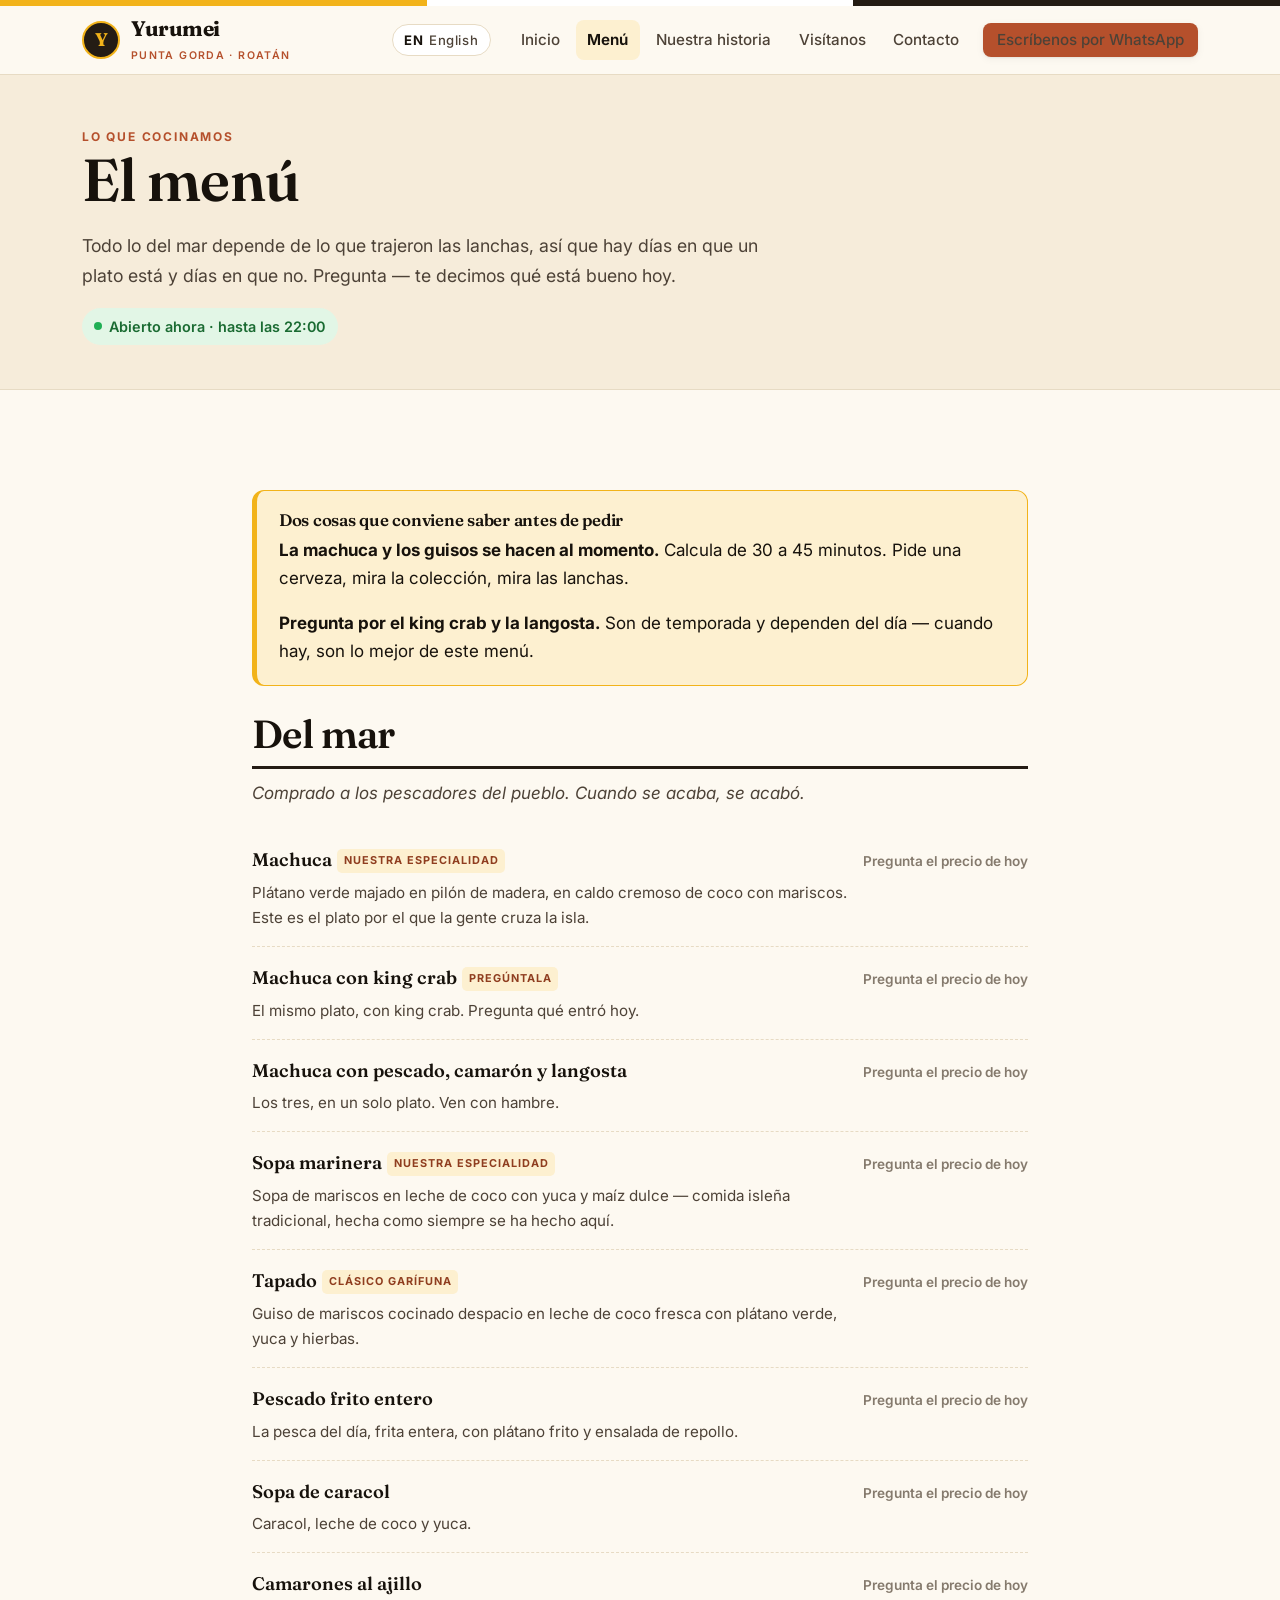
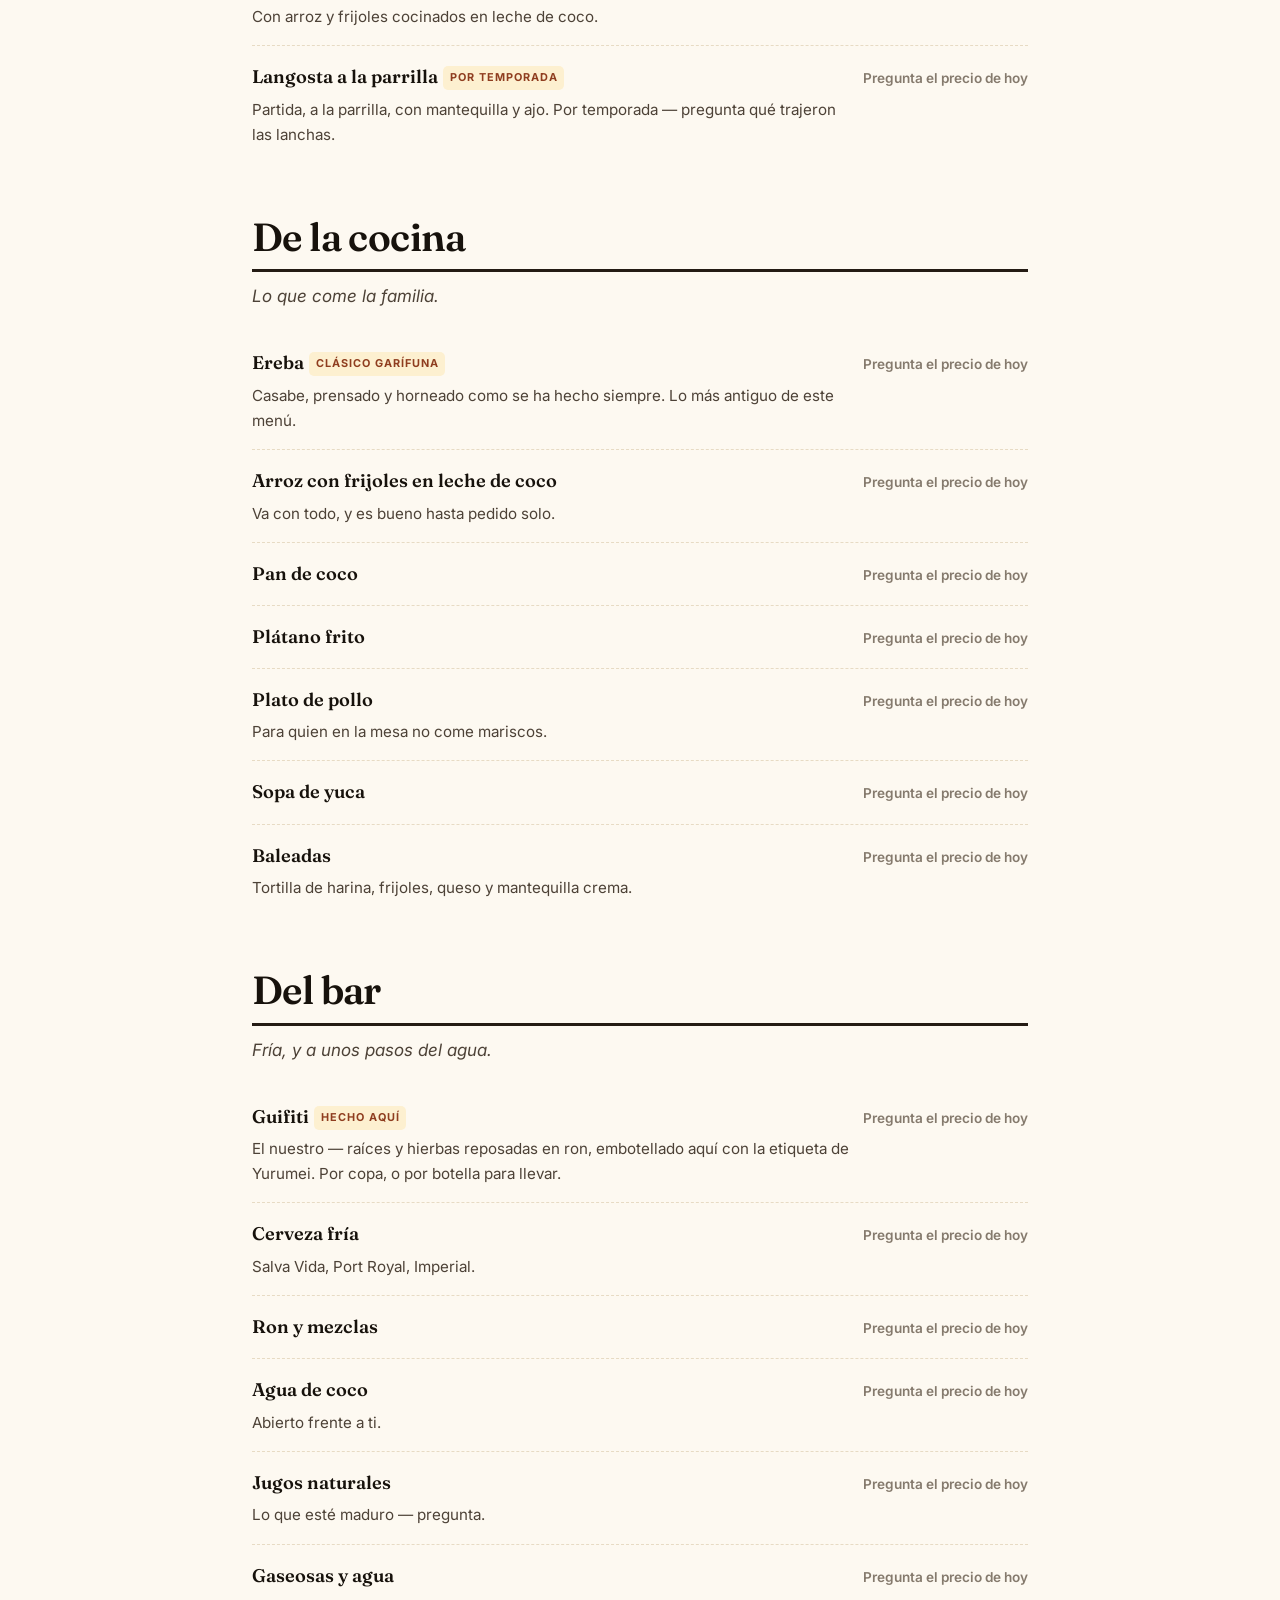
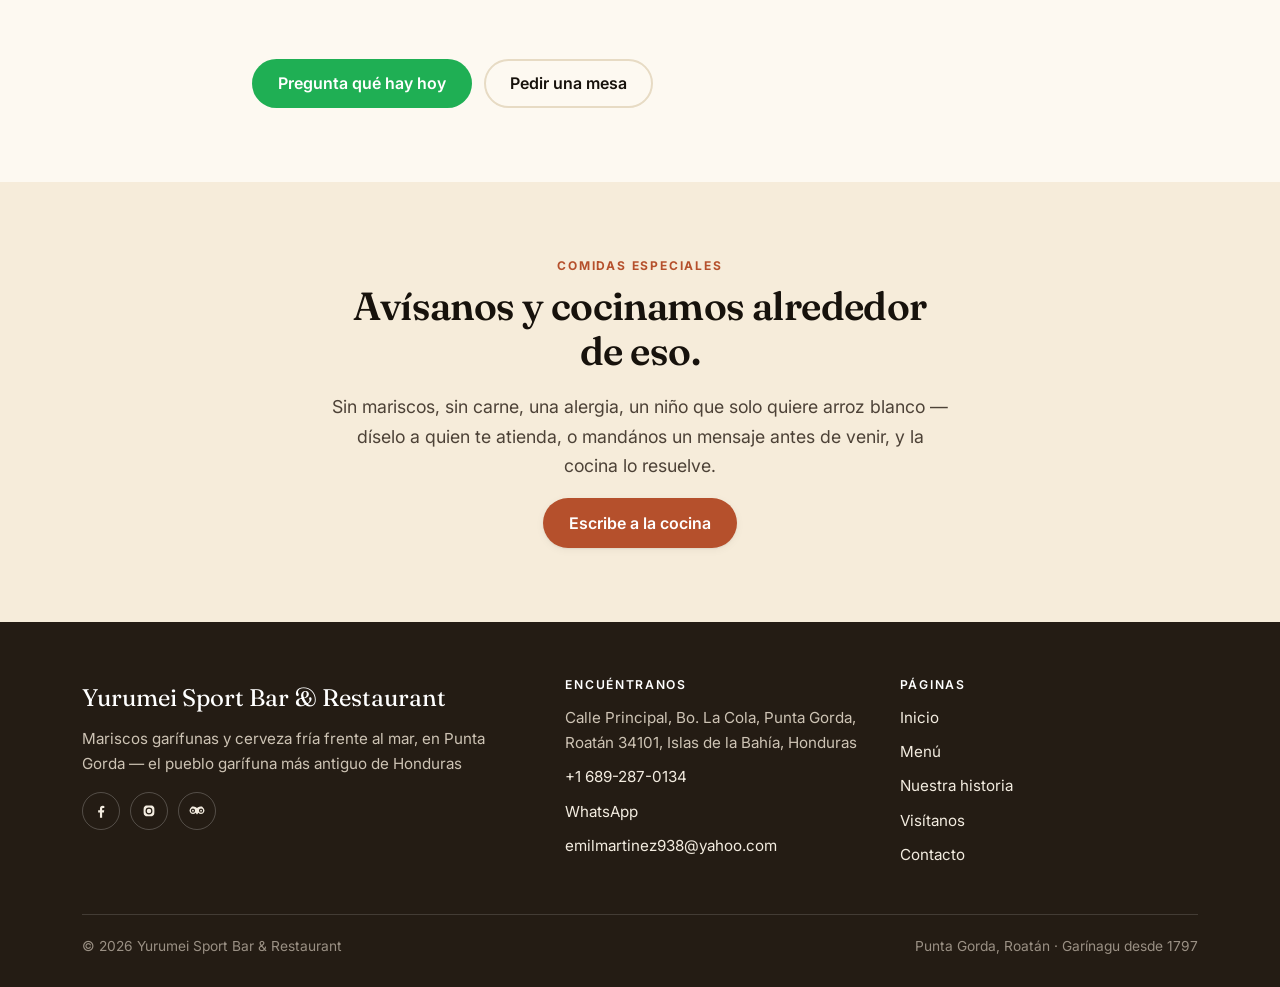
<file: menu.html>
<!DOCTYPE html>
<html lang="es">
<head>
<meta charset="utf-8">
<meta name="viewport" content="width=device-width, initial-scale=1">
<title>Menú | Yurumei Sport Bar &amp; Restaurant, Punta Gorda, Roatán</title>
<meta name="description" content="Machuca con king crab, sopa marinera, tapado, pescado frito entero, ereba y nuestro propio guifiti. Cocina garífuna en Punta Gorda, Roatán." data-en="Machuca with king crab, sopa marinera, tapado, whole fried fish, ereba and our own guifiti. Garífuna cooking in Punta Gorda, Roatán.">
<meta name="theme-color" content="#241c14">
<meta property="og:type" content="website">
<meta property="og:title" content="Menú | Yurumei Sport Bar &amp; Restaurant, Punta Gorda, Roatán">
<meta property="og:description" content="Machuca con king crab, sopa marinera, tapado, pescado frito entero, ereba y nuestro propio guifiti. Cocina garífuna en Punta Gorda, Roatán.">
<meta property="og:image" content="assets/img/tapado-lobster.jpg">
<meta property="og:locale" content="es_HN">
<meta property="og:locale:alternate" content="en_US">
<link rel="icon" href="data:image/svg+xml,%3Csvg xmlns='http://www.w3.org/2000/svg' viewBox='0 0 40 40'%3E%3Ccircle cx='20' cy='20' r='19' fill='%23241c14'/%3E%3Cpath d='M8 13h24M8 20h24M8 27h24' stroke='%23f2b31a' stroke-width='4.5' stroke-linecap='round'/%3E%3C/svg%3E">
<link rel="preconnect" href="https://fonts.googleapis.com">
<link rel="preconnect" href="https://fonts.gstatic.com" crossorigin>
<link rel="stylesheet" href="https://fonts.googleapis.com/css2?family=Fraunces:opsz,wght@9..144,500;9..144,600;9..144,700&family=Inter:wght@400;500;600;700&display=swap">
<link rel="stylesheet" href="assets/css/site.css">
</head>
<body data-title-en="Menu | Yurumei Sport Bar &amp; Restaurant, Punta Gorda, Roatán">
<a class="skip" href="#main" data-en="Skip to content">Saltar al contenido</a>
<div data-render="header"></div>
<main id="main">
  <section class="page-head">
    <div class="wrap">
      <p class="eyebrow" data-en="What we cook">Lo que cocinamos</p>
      <h1 data-en="The menu">El men&uacute;</h1>
      <p class="lede" data-en="Everything from the sea depends on what the boats brought in, so some days a dish is on and some days it isn't. Ask — we will tell you what is good today.">Todo lo del mar depende de lo que trajeron las lanchas, as&iacute; que hay d&iacute;as en que un plato est&aacute; y d&iacute;as en que no. Pregunta &mdash; te decimos qu&eacute; est&aacute; bueno hoy.</p>
      <div style="margin-top:18px"><span data-render="open-now"></span></div>
    </div>
  </section>

  <section class="section">
    <div class="wrap" style="max-width:820px">
      <div class="callout">
        <h3 data-en="Two things worth knowing before you order">Dos cosas que conviene saber antes de pedir</h3>
        <p data-en="&lt;strong&gt;Machuca and the stews are made to order.&lt;/strong&gt; Count on 30 to 45 minutes. Order a beer, look at the collection, watch the boats."><strong>La machuca y los guisos se hacen al momento.</strong> Calcula de 30 a 45 minutos. Pide una cerveza, mira la colecci&oacute;n, mira las lanchas.</p>
        <p data-en="&lt;strong&gt;Ask about king crab and lobster.&lt;/strong&gt; They are seasonal and they depend on the day — when they are in, they are the best thing on this menu."><strong>Pregunta por el king crab y la langosta.</strong> Son de temporada y dependen del d&iacute;a &mdash; cuando hay, son lo mejor de este men&uacute;.</p>
      </div>

      <div data-render="menu"></div>

      <div class="btn-row" style="margin-top:10px">
        <a class="btn btn--wa" data-wa="¡Hola Yurumei! Quisiera preguntar qué está bueno hoy." data-en="Ask what is good today">Pregunta qu&eacute; hay hoy</a>
        <a class="btn btn--ghost" href="contact.html" data-en="Request a table">Pedir una mesa</a>
      </div>
    </div>
  </section>

  <section class="section section--cream">
    <div class="wrap center narrow">
      <p class="eyebrow" data-en="Dietary needs">Comidas especiales</p>
      <h2 data-en="Tell us and we will cook around it.">Av&iacute;sanos y cocinamos alrededor de eso.</h2>
      <p class="lede" data-en="No seafood, no meat, an allergy, a child who wants plain rice — say so when you order, or message us before you come, and the kitchen will sort it out.">Sin mariscos, sin carne, una alergia, un ni&ntilde;o que solo quiere arroz blanco &mdash; d&iacute;selo a quien te atienda, o mand&aacute;nos un mensaje antes de venir, y la cocina lo resuelve.</p>
      <div class="btn-row btn-row--center">
        <a class="btn btn--primary" data-wa="¡Hola Yurumei! Tengo una consulta sobre comidas especiales: " data-en="Message the kitchen">Escribe a la cocina</a>
      </div>
    </div>
  </section>
</main>
<div data-render="footer"></div>
<script src="assets/js/data.js"></script>
<script src="assets/js/app.js"></script>
</body>
</html>
</file>
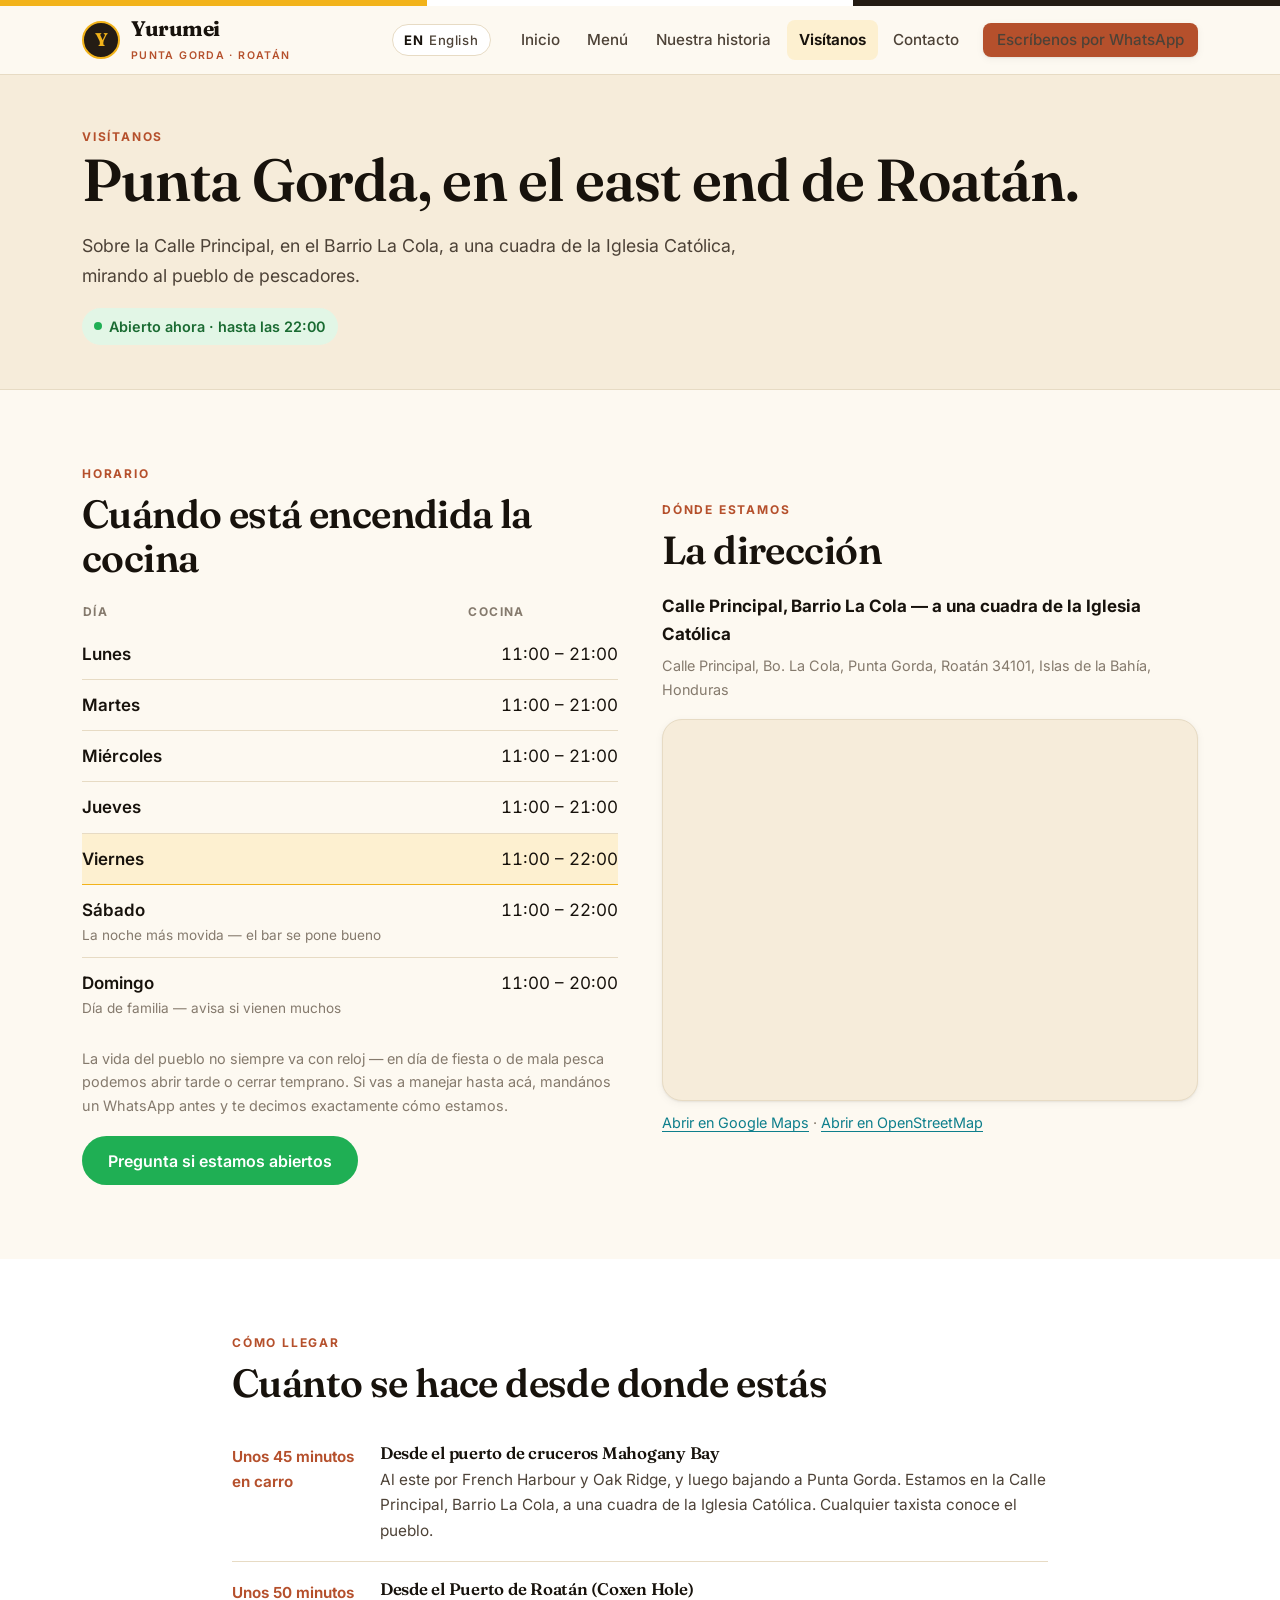
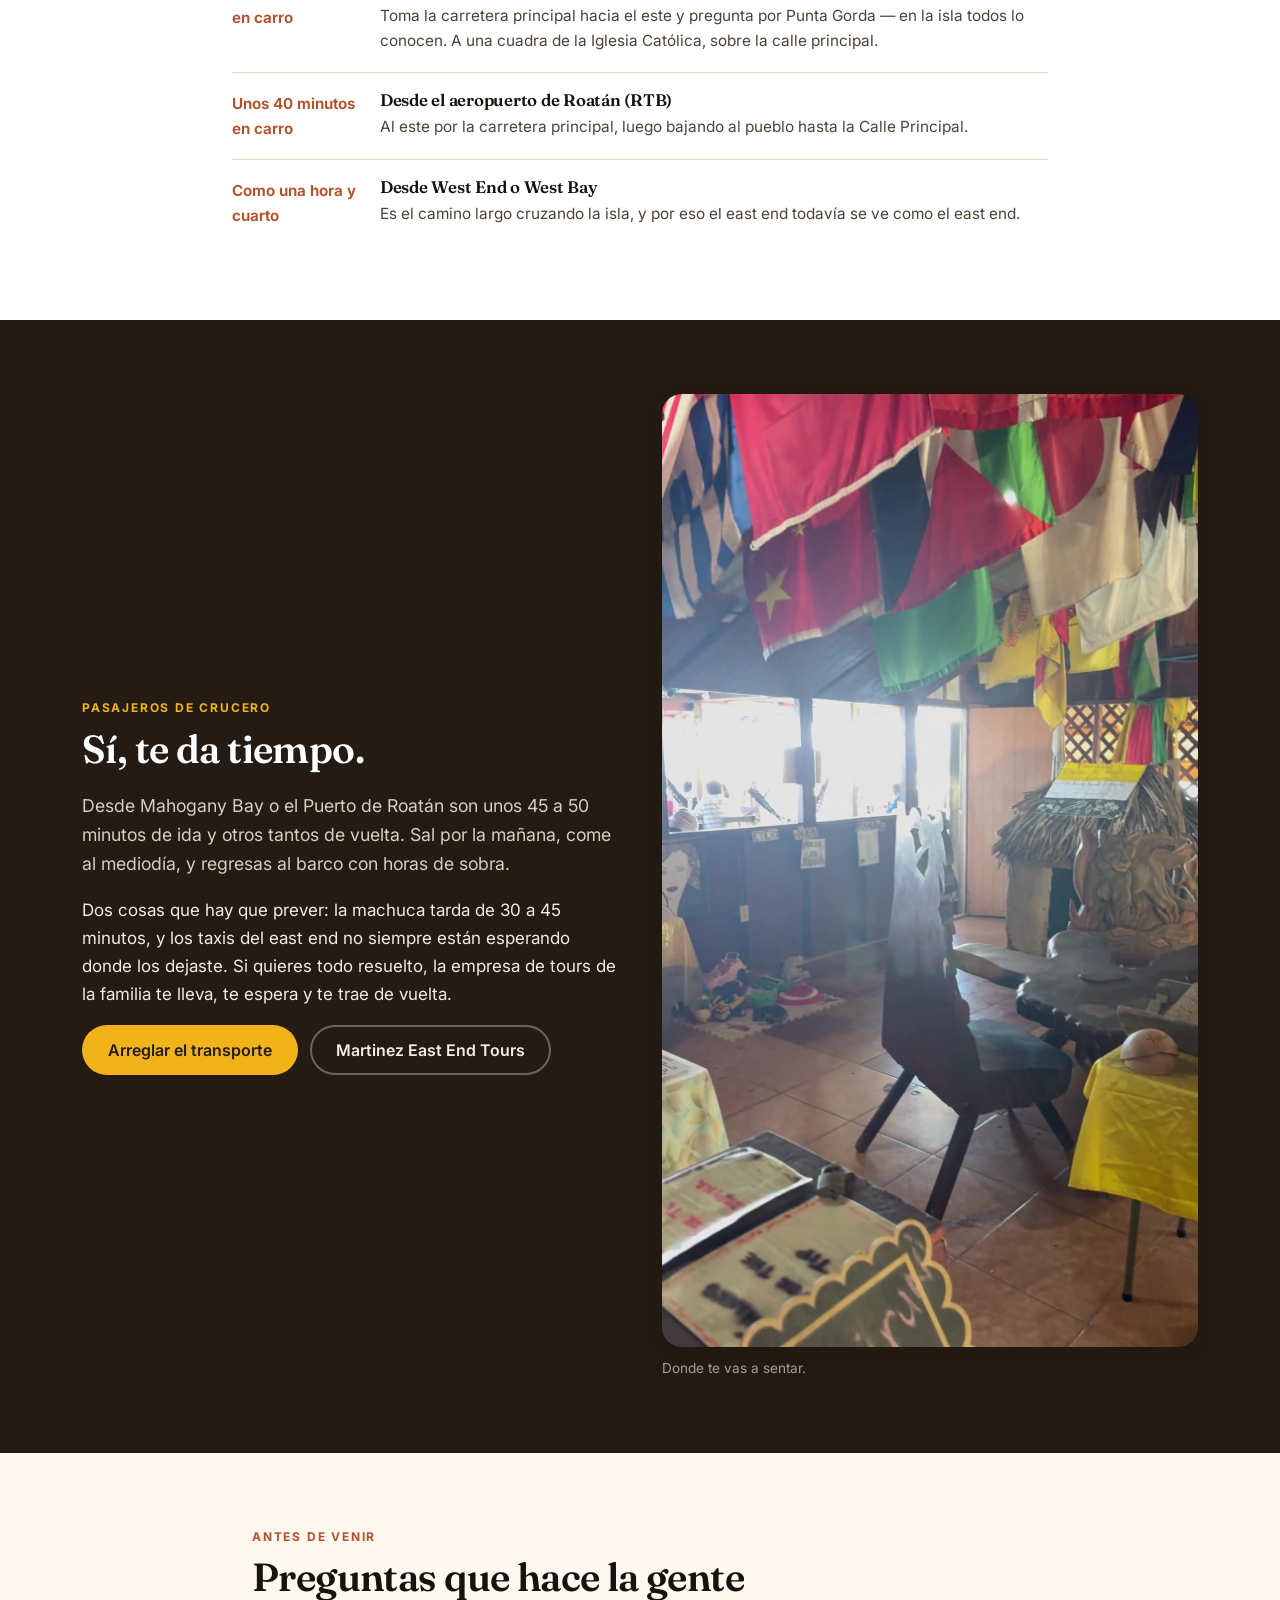
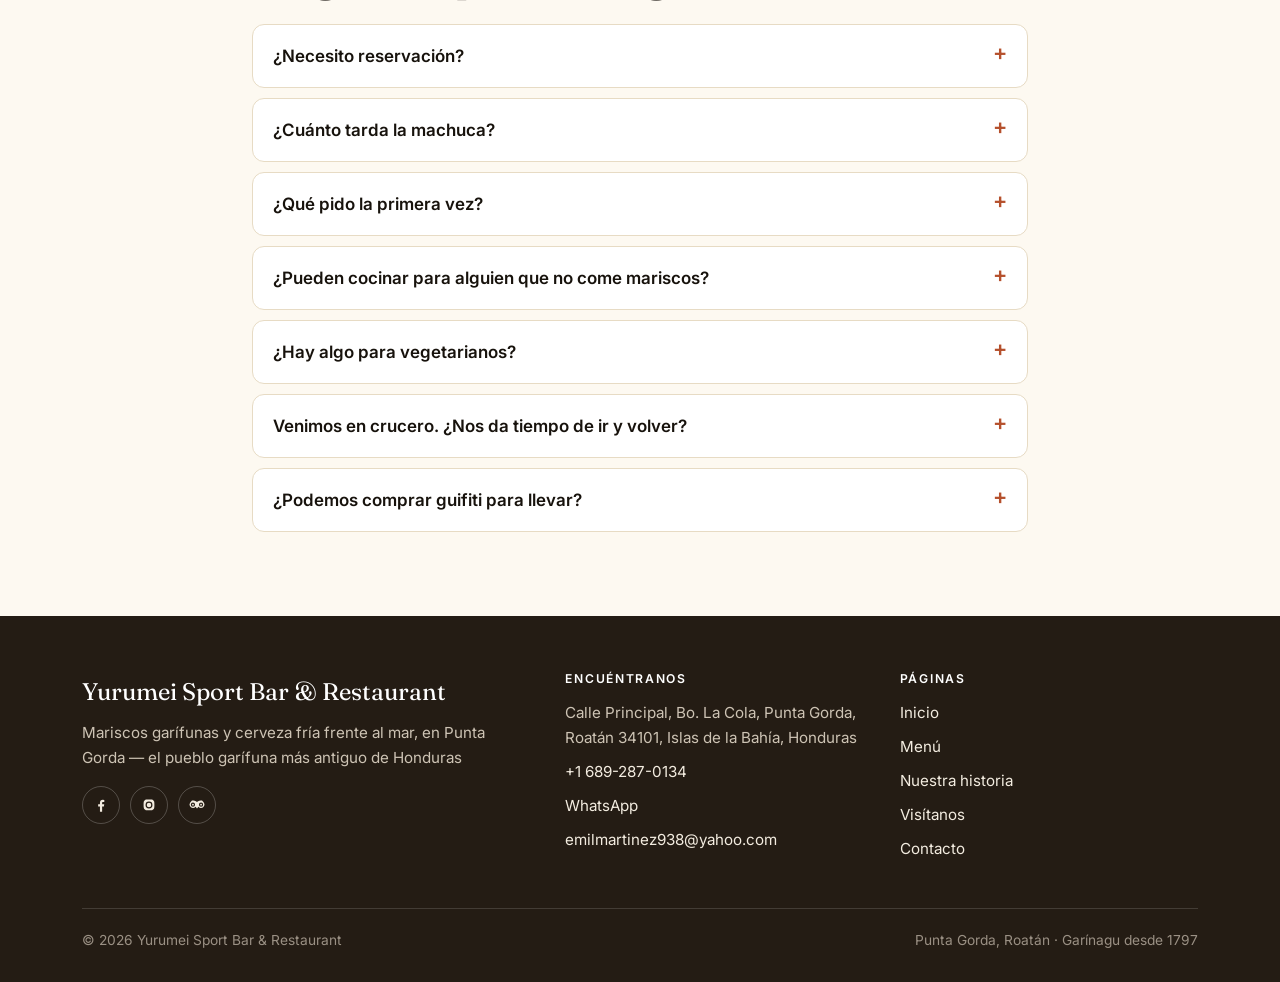
<file: visit.html>
<!DOCTYPE html>
<html lang="es">
<head>
<meta charset="utf-8">
<meta name="viewport" content="width=device-width, initial-scale=1">
<title>Visítanos | Horarios y cómo llegar | Yurumei, Punta Gorda, Roatán</title>
<meta name="description" content="Horarios y cómo llegar a Yurumei Sport Bar &amp; Restaurant en la Calle Principal, Barrio La Cola, Punta Gorda — a unos 45 minutos al este de Mahogany Bay, Roatán." data-en="Opening hours and directions to Yurumei Sport Bar &amp; Restaurant on Calle Principal, Barrio La Cola, Punta Gorda — about 45 minutes east of Mahogany Bay, Roatán.">
<meta name="theme-color" content="#241c14">
<meta property="og:type" content="website">
<meta property="og:title" content="Visítanos | Horarios y cómo llegar | Yurumei, Punta Gorda, Roatán">
<meta property="og:description" content="Horarios y cómo llegar a Yurumei Sport Bar &amp; Restaurant en la Calle Principal, Barrio La Cola, Punta Gorda — a unos 45 minutos al este de Mahogany Bay, Roatán.">
<meta property="og:image" content="assets/img/punta-gorda.jpg">
<meta property="og:locale" content="es_HN">
<meta property="og:locale:alternate" content="en_US">
<link rel="icon" href="data:image/svg+xml,%3Csvg xmlns='http://www.w3.org/2000/svg' viewBox='0 0 40 40'%3E%3Ccircle cx='20' cy='20' r='19' fill='%23241c14'/%3E%3Cpath d='M8 13h24M8 20h24M8 27h24' stroke='%23f2b31a' stroke-width='4.5' stroke-linecap='round'/%3E%3C/svg%3E">
<link rel="preconnect" href="https://fonts.googleapis.com">
<link rel="preconnect" href="https://fonts.gstatic.com" crossorigin>
<link rel="stylesheet" href="https://fonts.googleapis.com/css2?family=Fraunces:opsz,wght@9..144,500;9..144,600;9..144,700&family=Inter:wght@400;500;600;700&display=swap">
<link rel="stylesheet" href="assets/css/site.css">
</head>
<body data-title-en="Visit us | Hours, directions and map | Yurumei, Punta Gorda, Roatán">
<a class="skip" href="#main" data-en="Skip to content">Saltar al contenido</a>
<div data-render="header"></div>
<main id="main">
  <section class="page-head">
    <div class="wrap">
      <p class="eyebrow" data-en="Visit us">Vis&iacute;tanos</p>
      <h1 data-en="Punta Gorda, east end of Roatán.">Punta Gorda, en el east end de Roat&aacute;n.</h1>
      <p class="lede" data-en="On Calle Principal in Barrio La Cola, one block from the Catholic church, looking out over the fishing village.">Sobre la Calle Principal, en el Barrio La Cola, a una cuadra de la Iglesia Cat&oacute;lica, mirando al pueblo de pescadores.</p>
      <div style="margin-top:18px"><span data-render="open-now"></span></div>
    </div>
  </section>

  <section class="section">
    <div class="wrap split">
      <div>
        <p class="eyebrow" data-en="Opening hours">Horario</p>
        <h2 data-en="When the kitchen is on">Cu&aacute;ndo est&aacute; encendida la cocina</h2>
        <div data-render="hours" style="margin-top:20px"></div>
        <p class="small" style="margin-top:16px" data-en="Village life does not always run to a timetable — on a feast day or a slow fishing day we may open late or close early. If you are making a long drive out here, send a WhatsApp message first and we will tell you exactly what is happening.">La vida del pueblo no siempre va con reloj &mdash; en d&iacute;a de fiesta o de mala pesca podemos abrir tarde o cerrar temprano. Si vas a manejar hasta ac&aacute;, mand&aacute;nos un WhatsApp antes y te decimos exactamente c&oacute;mo estamos.</p>
        <div class="btn-row" style="margin-top:18px">
          <a class="btn btn--wa" data-wa="¡Hola Yurumei! ¿Están abiertos hoy?" data-en="Ask if we are open">Pregunta si estamos abiertos</a>
        </div>
      </div>
      <div>
        <p class="eyebrow" data-en="Where we are">D&oacute;nde estamos</p>
        <h2 data-en="The address">La direcci&oacute;n</h2>
        <p style="margin-bottom:6px"><strong data-site="street"></strong></p>
        <p class="small"><span data-site="address"></span></p>
        <div data-render="map" style="margin-top:18px"></div>
        <!-- ✏️ DUEÑOS: el punto del mapa está en el centro de Punta Gorda.
             Pon las coordenadas exactas en MAP, al final de
             assets/js/data.js, y el mapa cae justo en la puerta. -->
      </div>
    </div>
  </section>

  <section class="section section--white">
    <div class="wrap" style="max-width:860px">
      <p class="eyebrow" data-en="Getting here">C&oacute;mo llegar</p>
      <h2 data-en="How long it takes from where you are">Cu&aacute;nto se hace desde donde est&aacute;s</h2>
      <div data-render="directions" style="margin-top:20px"></div>
    </div>
  </section>

  <section class="section section--char">
    <div class="wrap split">
      <div>
        <p class="eyebrow" data-en="Cruise passengers">Pasajeros de crucero</p>
        <h2 data-en="Yes, you have time.">S&iacute;, te da tiempo.</h2>
        <p class="lede" data-en="From Mahogany Bay or the Port of Roatán it is about 45 to 50 minutes each way. Leave in the morning, eat at noon, and you are back at the ship with hours to spare.">Desde Mahogany Bay o el Puerto de Roat&aacute;n son unos 45 a 50 minutos de ida y otros tantos de vuelta. Sal por la ma&ntilde;ana, come al mediod&iacute;a, y regresas al barco con horas de sobra.</p>
        <p data-en="Two things to plan for: machuca takes 30 to 45 minutes to cook, and taxi drivers on the east end are not always waiting where you left them. If you want the whole thing handled, our family's tour company can drive you out, wait, and take you back.">Dos cosas que hay que prever: la machuca tarda de 30 a 45 minutos, y los taxis del east end no siempre est&aacute;n esperando donde los dejaste. Si quieres todo resuelto, la empresa de tours de la familia te lleva, te espera y te trae de vuelta.</p>
        <div class="btn-row">
          <a class="btn btn--sun" data-wa="¡Hola! Venimos en crucero y queremos comer en Yurumei. ¿Nos pueden arreglar el transporte?" data-en="Arrange the drive">Arreglar el transporte</a>
          <a class="btn btn--ghost" href="https://martinezeastendtours.com" target="_blank" rel="noopener">Martinez East End Tours</a>
        </div>
      </div>
      <figure class="split__media" style="margin:0">
        <img src="assets/img/dining-room.jpg" alt="El comedor de Yurumei, con manteles amarillos y banderas colgando del techo">
        <figcaption style="color:#a89e91" data-en="Where you will be sitting.">Donde te vas a sentar.</figcaption>
      </figure>
    </div>
  </section>

  <section class="section">
    <div class="wrap" style="max-width:820px">
      <p class="eyebrow" data-en="Before you come">Antes de venir</p>
      <h2 data-en="Questions people ask">Preguntas que hace la gente</h2>
      <div class="faq" style="margin-top:24px" data-render="faq"></div>
    </div>
  </section>
</main>
<div data-render="footer"></div>
<script src="assets/js/data.js"></script>
<script src="assets/js/app.js"></script>
</body>
</html>
</file>
<file: assets/css/site.css>
/* =====================================================================
   Yurumei Restaurante — stylesheet
   Palette drawn from the Garífuna flag (black, white, yellow) with the
   sea and the terracotta floor of the dining room.
   ===================================================================== */

:root{
  --ink:        #17120c;
  --ink-soft:   #4d4237;
  --ink-faint:  #857a6d;
  --char:       #241c14;   /* deep brown-black, the flag's black */
  --yellow:     #f2b31a;   /* the flag's yellow */
  --yellow-lit: #ffd469;
  --yellow-pale:#fdf0d0;
  --terra:      #b5502c;   /* the floor tiles */
  --terra-dark: #8f3d1f;
  --sea:        #0e7f8c;
  --sea-deep:   #0a5a63;
  --cream:      #fdf9f1;
  --cream-deep: #f6ecda;
  --white:      #ffffff;
  --line:       #e7dbc4;

  --radius:    12px;
  --radius-lg: 20px;
  --shadow-sm: 0 1px 2px rgba(23,18,12,.06), 0 2px 8px rgba(23,18,12,.05);
  --shadow:    0 4px 14px rgba(23,18,12,.09), 0 14px 36px rgba(23,18,12,.08);
  --shadow-lg: 0 10px 28px rgba(23,18,12,.14), 0 28px 64px rgba(23,18,12,.16);

  --serif: "Fraunces", "Iowan Old Style", Georgia, "Times New Roman", serif;
  --sans:  "Inter", -apple-system, BlinkMacSystemFont, "Segoe UI", Roboto, Helvetica, Arial, sans-serif;

  --wrap: 1160px;
  --header-h: 68px;
}

*,*::before,*::after{ box-sizing:border-box; }

html{ scroll-behavior:smooth; -webkit-text-size-adjust:100%; scroll-padding-top:var(--header-h); }
@media (prefers-reduced-motion:reduce){
  html{ scroll-behavior:auto; }
  *,*::before,*::after{ animation-duration:.001ms!important; transition-duration:.001ms!important; }
}

body{
  margin:0;
  font-family:var(--sans);
  font-size:17px;
  line-height:1.65;
  color:var(--ink);
  background:var(--cream);
  -webkit-font-smoothing:antialiased;
}

img{ max-width:100%; display:block; }
a{ color:var(--sea); text-underline-offset:3px; }
a:hover{ color:var(--sea-deep); }

h1,h2,h3,h4{
  font-family:var(--serif);
  font-weight:600;
  line-height:1.13;
  letter-spacing:-.015em;
  color:var(--ink);
  margin:0 0 .5em;
}
h1{ font-size:clamp(2.1rem, 5.4vw, 3.7rem); }
h2{ font-size:clamp(1.6rem, 3.4vw, 2.45rem); }
h3{ font-size:1.2rem; }
p{ margin:0 0 1em; }

.wrap{ width:100%; max-width:var(--wrap); margin-inline:auto; padding-inline:22px; }
.section{ padding:74px 0; }
.section--tight{ padding:46px 0; }
.section--cream{ background:var(--cream-deep); }
.section--white{ background:var(--white); }
.section--char{ background:var(--char); color:#f3ece0; }
.section--char h2,.section--char h3{ color:var(--white); }
.section--char .lede{ color:#d8cebe; }
.center{ text-align:center; }
.narrow{ max-width:660px; margin-inline:auto; }

.eyebrow{
  font-size:.75rem; font-weight:700; letter-spacing:.15em; text-transform:uppercase;
  color:var(--terra); margin:0 0 .7em;
}
.section--char .eyebrow{ color:var(--yellow); }
.lede{ font-size:1.11rem; color:var(--ink-soft); }
.small{ font-size:.9rem; color:var(--ink-faint); }

/* The flag stripe — black / white / yellow. Used as a divider motif. */
.stripe{ height:6px; display:flex; }
.stripe i{ flex:1; }
.stripe i:nth-child(1){ background:var(--yellow); }
.stripe i:nth-child(2){ background:var(--white); }
.stripe i:nth-child(3){ background:var(--char); }

/* ---------- buttons ---------- */
.btn{
  display:inline-flex; align-items:center; justify-content:center; gap:.5em;
  font-family:var(--sans); font-size:1rem; font-weight:600; line-height:1;
  padding:.92em 1.5em; border:2px solid transparent; border-radius:999px;
  cursor:pointer; text-decoration:none; transition:transform .12s, box-shadow .12s, background .12s;
}
.btn:hover{ transform:translateY(-1px); }
.btn:active{ transform:translateY(0); }
.btn--primary{ background:var(--terra); color:var(--white); box-shadow:var(--shadow-sm); }
.btn--primary:hover{ background:var(--terra-dark); color:var(--white); box-shadow:var(--shadow); }
.btn--wa{ background:#1faf54; color:var(--white); }
.btn--wa:hover{ background:#178f44; color:var(--white); }
.btn--ghost{ background:transparent; color:var(--ink); border-color:var(--line); }
.btn--ghost:hover{ background:var(--white); color:var(--ink); border-color:var(--ink-faint); }
.section--char .btn--ghost{ color:#f3ece0; border-color:rgba(255,255,255,.32); }
.section--char .btn--ghost:hover{ background:rgba(255,255,255,.1); color:var(--white); }
.btn--sun{ background:var(--yellow); color:var(--char); }
.btn--sun:hover{ background:var(--yellow-lit); color:var(--char); }
.btn-row{ display:flex; flex-wrap:wrap; gap:12px; }
.btn-row--center{ justify-content:center; }

/* ---------- header ---------- */
.site-head{
  position:sticky; top:0; z-index:50;
  background:rgba(253,249,241,.94); backdrop-filter:blur(10px);
  border-bottom:1px solid var(--line);
}
.site-head__in{ display:flex; align-items:center; gap:18px; height:var(--header-h); }
.brand{ display:flex; align-items:center; gap:11px; text-decoration:none; margin-right:auto; }
.brand__mark{
  width:38px; height:38px; border-radius:50%; flex:none;
  background:var(--char); display:grid; place-items:center;
  font-family:var(--serif); font-size:1.15rem; font-weight:700; color:var(--yellow);
  border:2px solid var(--yellow);
}
.brand__name{ font-family:var(--serif); font-size:1.32rem; font-weight:700; color:var(--ink); letter-spacing:-.02em; line-height:1; }
.brand__sub{ display:block; font-family:var(--sans); font-size:.66rem; font-weight:600; letter-spacing:.13em; text-transform:uppercase; color:var(--terra); margin-top:3px; }

.nav{ display:flex; align-items:center; gap:4px; }
.nav a{
  font-size:.95rem; font-weight:500; color:var(--ink-soft); text-decoration:none;
  padding:.5em .78em; border-radius:8px;
}
.nav a:hover{ background:var(--cream-deep); color:var(--ink); }
.nav a[aria-current="page"]{ color:var(--ink); font-weight:650; background:var(--yellow-pale); }
.nav__cta{ margin-left:8px; }

/* Botón de idioma / language toggle */
.lang{
  display:inline-flex; align-items:center; gap:.45em; flex:none;
  font-family:var(--sans); font-size:.82rem; font-weight:700; letter-spacing:.04em;
  color:var(--ink); background:var(--white);
  border:1px solid var(--line); border-radius:999px;
  padding:.5em .9em; cursor:pointer; transition:background .12s, border-color .12s;
}
.lang:hover{ background:var(--yellow-pale); border-color:var(--yellow); }
.lang__full{ font-weight:500; color:var(--ink-soft); }
@media (max-width:520px){ .lang__full{ display:none; } }

.menu-list{ list-style:none; margin:0; padding:0; }
.check{ display:flex; gap:9px; align-items:flex-start; font-weight:400; margin-bottom:8px; }
.check input{ width:auto; margin-top:5px; }

.burger{
  display:none; width:42px; height:42px; border:1px solid var(--line); border-radius:10px;
  background:var(--white); cursor:pointer; padding:0; place-items:center;
}
.burger span{ display:block; width:18px; height:2px; background:var(--ink); box-shadow:0 -5px 0 var(--ink), 0 5px 0 var(--ink); }

@media (max-width:980px){
  .burger{ display:grid; }
  .nav{
    position:absolute; top:var(--header-h); left:0; right:0;
    flex-direction:column; align-items:stretch; gap:2px;
    background:var(--white); border-bottom:1px solid var(--line);
    padding:12px 18px 18px; box-shadow:var(--shadow);
  }
  .nav[hidden]{ display:none; }
  .nav a{ padding:.8em .6em; font-size:1.02rem; }
  .nav__cta{ margin:8px 0 0; }
  .nav .btn{ width:100%; }
}

/* ---------- hero ---------- */
.hero{ position:relative; background:var(--char); color:var(--white); overflow:hidden; }
.hero__media{ position:absolute; inset:0; }
.hero__media img{ width:100%; height:100%; object-fit:cover; object-position:center 62%; opacity:.5; }
.hero__media::after{
  content:""; position:absolute; inset:0;
  background:linear-gradient(180deg, rgba(23,18,12,.72) 0%, rgba(23,18,12,.5) 42%, rgba(23,18,12,.88) 100%);
}
.hero__in{ position:relative; padding:96px 0 84px; max-width:720px; }
.hero h1{ color:var(--white); margin-bottom:.35em; }
.hero__kicker{
  display:inline-flex; align-items:center; gap:.6em;
  font-size:.74rem; font-weight:700; letter-spacing:.16em; text-transform:uppercase;
  color:var(--char); background:var(--yellow); padding:.5em .9em; border-radius:999px; margin-bottom:1.3em;
}
.hero p{ font-size:1.16rem; color:#ece3d4; max-width:56ch; }
.hero .btn-row{ margin-top:26px; }
.hero__facts{
  position:relative; display:flex; flex-wrap:wrap; gap:0 34px;
  border-top:1px solid rgba(255,255,255,.16); padding:20px 0 26px;
  font-size:.93rem; color:#d8cebe;
}
.hero__facts b{ color:var(--yellow); font-weight:650; }

/* ---------- cards / grids ---------- */
.grid{ display:grid; gap:24px; }
.grid--3{ grid-template-columns:repeat(3,1fr); }
.grid--2{ grid-template-columns:repeat(2,1fr); }
@media (max-width:900px){ .grid--3{ grid-template-columns:1fr; } .grid--2{ grid-template-columns:1fr; } }

.card{
  background:var(--white); border:1px solid var(--line); border-radius:var(--radius-lg);
  padding:28px; box-shadow:var(--shadow-sm);
}
.card__icon{
  width:46px; height:46px; border-radius:12px; background:var(--yellow-pale);
  display:grid; place-items:center; margin-bottom:16px;
}
.card__icon svg{ width:24px; height:24px; stroke:var(--terra); fill:none; stroke-width:1.7; stroke-linecap:round; stroke-linejoin:round; }
.card h3{ margin-bottom:.4em; }
.card p:last-child{ margin-bottom:0; }

/* ---------- signature dishes ---------- */
.dish{
  display:flex; gap:18px; align-items:flex-start;
  background:var(--white); border:1px solid var(--line); border-radius:var(--radius-lg);
  padding:22px 24px; box-shadow:var(--shadow-sm);
}
.dish__num{
  font-family:var(--serif); font-size:1.5rem; font-weight:700; color:var(--yellow);
  line-height:1; flex:none; width:36px;
}
.dish h3{ margin-bottom:.25em; }
.dish p{ margin:0; color:var(--ink-soft); font-size:.97rem; }

/* ---------- menu ---------- */
.menu-section{ margin-bottom:52px; }
.menu-section__head{ border-bottom:3px solid var(--char); padding-bottom:10px; margin-bottom:6px; }
.menu-section__head h2{ margin:0; }
.menu-section__blurb{ color:var(--ink-soft); font-style:italic; margin:10px 0 22px; }

.menu-item{ display:flex; gap:14px; align-items:baseline; padding:16px 0; border-bottom:1px dashed var(--line); }
.menu-item:last-child{ border-bottom:0; }
.menu-item__body{ flex:1 1 auto; min-width:0; }
.menu-item__name{ font-family:var(--serif); font-size:1.14rem; font-weight:600; color:var(--ink); }
.menu-item__note{ margin:.3em 0 0; font-size:.95rem; color:var(--ink-soft); }
.menu-item__price{ font-family:var(--serif); font-size:1.1rem; font-weight:600; color:var(--terra); white-space:nowrap; flex:none; }
.menu-item__price--ask{ font-family:var(--sans); font-size:.85rem; font-weight:600; color:var(--ink-faint); }

.tag{
  display:inline-block; font-size:.68rem; font-weight:700; letter-spacing:.09em; text-transform:uppercase;
  background:var(--yellow-pale); color:var(--terra-dark); padding:.28em .6em; border-radius:5px;
  margin-left:.5em; vertical-align:2px; white-space:nowrap;
}

/* ---------- split feature ---------- */
.split{ display:grid; grid-template-columns:1fr 1fr; gap:44px; align-items:center; }
.split--flip .split__media{ order:2; }
@media (max-width:900px){ .split{ grid-template-columns:1fr; gap:28px; } .split--flip .split__media{ order:0; } }
.split__media img{ border-radius:var(--radius-lg); box-shadow:var(--shadow); width:100%; }
.split__media figcaption{ font-size:.85rem; color:var(--ink-faint); margin-top:10px; }

/* ---------- gallery ---------- */
.gal{ display:grid; grid-template-columns:repeat(3,1fr); gap:16px; }
@media (max-width:860px){ .gal{ grid-template-columns:repeat(2,1fr); } }
@media (max-width:520px){ .gal{ grid-template-columns:1fr; } }
.gal figure{ margin:0; }
.gal img{ width:100%; aspect-ratio:4/3; object-fit:cover; border-radius:var(--radius); box-shadow:var(--shadow-sm); }
.gal figcaption{ font-size:.85rem; color:var(--ink-faint); margin-top:8px; }

.vid{ margin:0; }
.vid video{ width:100%; border-radius:var(--radius); background:#000; box-shadow:var(--shadow-sm); }
.vid figcaption{ font-size:.85rem; color:var(--ink-faint); margin-top:8px; }

/* ---------- hours table ---------- */
.hours{ width:100%; border-collapse:collapse; }
.hours th{ text-align:left; font-size:.75rem; letter-spacing:.12em; text-transform:uppercase; color:var(--ink-faint); font-weight:700; padding-bottom:8px; }
.hours td{ padding:11px 0; border-bottom:1px solid var(--line); vertical-align:top; }
.hours tr:last-child td{ border-bottom:0; }
.hours__day{ font-weight:600; }
.hours__time{ text-align:right; white-space:nowrap; font-variant-numeric:tabular-nums; }
.hours__note{ display:block; font-size:.85rem; color:var(--ink-faint); font-weight:400; }
.hours tr[data-today]{ background:var(--yellow-pale); }
.hours tr[data-today] td{ border-bottom-color:var(--yellow); }
.open-now{
  display:inline-flex; align-items:center; gap:.5em; font-size:.9rem; font-weight:600;
  padding:.45em .85em; border-radius:999px; background:var(--cream-deep); color:var(--ink-soft);
}
.open-now::before{ content:""; width:8px; height:8px; border-radius:50%; background:var(--ink-faint); }
.open-now[data-state="open"]{ background:#e2f6e6; color:#1a6b32; }
.open-now[data-state="open"]::before{ background:#1faf54; }
.open-now[data-state="closed"]{ background:#fbe9e6; color:#9a3417; }
.open-now[data-state="closed"]::before{ background:var(--terra); }

/* ---------- directions ---------- */
.dir{ display:flex; gap:16px; padding:18px 0; border-bottom:1px solid var(--line); }
.dir:last-child{ border-bottom:0; }
.dir__time{ flex:none; width:132px; font-weight:650; color:var(--terra); font-size:.95rem; }
.dir h3{ font-size:1.05rem; margin-bottom:.25em; }
.dir p{ margin:0; color:var(--ink-soft); font-size:.96rem; }
@media (max-width:640px){ .dir{ flex-direction:column; gap:4px; } .dir__time{ width:auto; } }

.map-frame{ border:1px solid var(--line); border-radius:var(--radius-lg); overflow:hidden; box-shadow:var(--shadow-sm); background:var(--cream-deep); }
.map-frame iframe{ display:block; width:100%; height:380px; border:0; }

/* ---------- faq ---------- */
.faq details{
  background:var(--white); border:1px solid var(--line); border-radius:var(--radius);
  padding:0; margin-bottom:10px; overflow:hidden;
}
.faq summary{
  cursor:pointer; padding:17px 20px; font-weight:600; list-style:none;
  display:flex; justify-content:space-between; gap:14px; align-items:flex-start;
}
.faq summary::-webkit-details-marker{ display:none; }
.faq summary::after{ content:"+"; font-size:1.35rem; line-height:1; color:var(--terra); flex:none; }
.faq details[open] summary::after{ content:"–"; }
.faq details[open] summary{ background:var(--yellow-pale); }
.faq__body{ padding:16px 20px 20px; color:var(--ink-soft); }
.faq__body p:last-child{ margin-bottom:0; }

/* ---------- form ---------- */
.form-card{ background:var(--white); border:1px solid var(--line); border-radius:var(--radius-lg); padding:30px; box-shadow:var(--shadow-sm); }
.field{ margin-bottom:18px; }
.field label{ display:block; font-weight:600; font-size:.94rem; margin-bottom:6px; }
.field .hint{ font-weight:400; color:var(--ink-faint); font-size:.86rem; }
.field input,.field select,.field textarea{
  width:100%; font-family:var(--sans); font-size:1rem; color:var(--ink);
  padding:.75em .85em; border:1px solid var(--line); border-radius:10px; background:var(--cream);
}
.field input:focus,.field select:focus,.field textarea:focus{ outline:2px solid var(--yellow); outline-offset:1px; border-color:var(--yellow); }
.field textarea{ min-height:104px; resize:vertical; }
.field-row{ display:grid; grid-template-columns:1fr 1fr; gap:18px; }
@media (max-width:560px){ .field-row{ grid-template-columns:1fr; } }
.form-note{ font-size:.88rem; color:var(--ink-faint); margin-top:14px; }

/* ---------- callout ---------- */
.callout{
  background:var(--yellow-pale); border:1px solid var(--yellow);
  border-left:5px solid var(--yellow); border-radius:var(--radius);
  padding:20px 22px; margin:26px 0;
}
.callout h3{ font-size:1.05rem; margin-bottom:.35em; }
.callout p:last-child{ margin-bottom:0; }

/* ---------- footer ---------- */
.site-foot{ background:var(--char); color:#cdc3b4; padding:56px 0 30px; font-size:.95rem; }
.site-foot a{ color:#f3ece0; text-decoration:none; }
.site-foot a:hover{ color:var(--yellow); text-decoration:underline; }
.foot-grid{ display:grid; grid-template-columns:1.5fr 1fr 1fr; gap:36px; }
@media (max-width:800px){ .foot-grid{ grid-template-columns:1fr; gap:26px; } }
.site-foot h4{ color:var(--white); font-family:var(--sans); font-size:.76rem; letter-spacing:.14em; text-transform:uppercase; margin:0 0 14px; }
.site-foot ul{ list-style:none; margin:0; padding:0; }
.site-foot li{ margin-bottom:9px; }
.site-foot__brand{ font-family:var(--serif); font-size:1.5rem; color:var(--white); margin:0 0 .35em; }
.socials{ display:flex; gap:10px; margin-top:16px; }
.socials a{ width:38px; height:38px; border-radius:50%; border:1px solid rgba(255,255,255,.22); display:grid; place-items:center; }
.socials a:hover{ background:rgba(255,255,255,.1); }
.socials svg{ width:18px; height:18px; fill:currentColor; }
.foot-bottom{ border-top:1px solid rgba(255,255,255,.14); margin-top:38px; padding-top:20px; display:flex; flex-wrap:wrap; gap:10px 20px; justify-content:space-between; font-size:.86rem; color:#9a9084; }

/* ---------- misc ---------- */
.page-head{ background:var(--cream-deep); border-bottom:1px solid var(--line); padding:52px 0 44px; }
.page-head h1{ margin-bottom:.3em; }
.page-head p{ margin:0; max-width:62ch; }
.skip{ position:absolute; left:-9999px; }
.skip:focus{ left:12px; top:12px; z-index:100; background:var(--white); padding:10px 16px; border-radius:8px; box-shadow:var(--shadow); }
</file>
